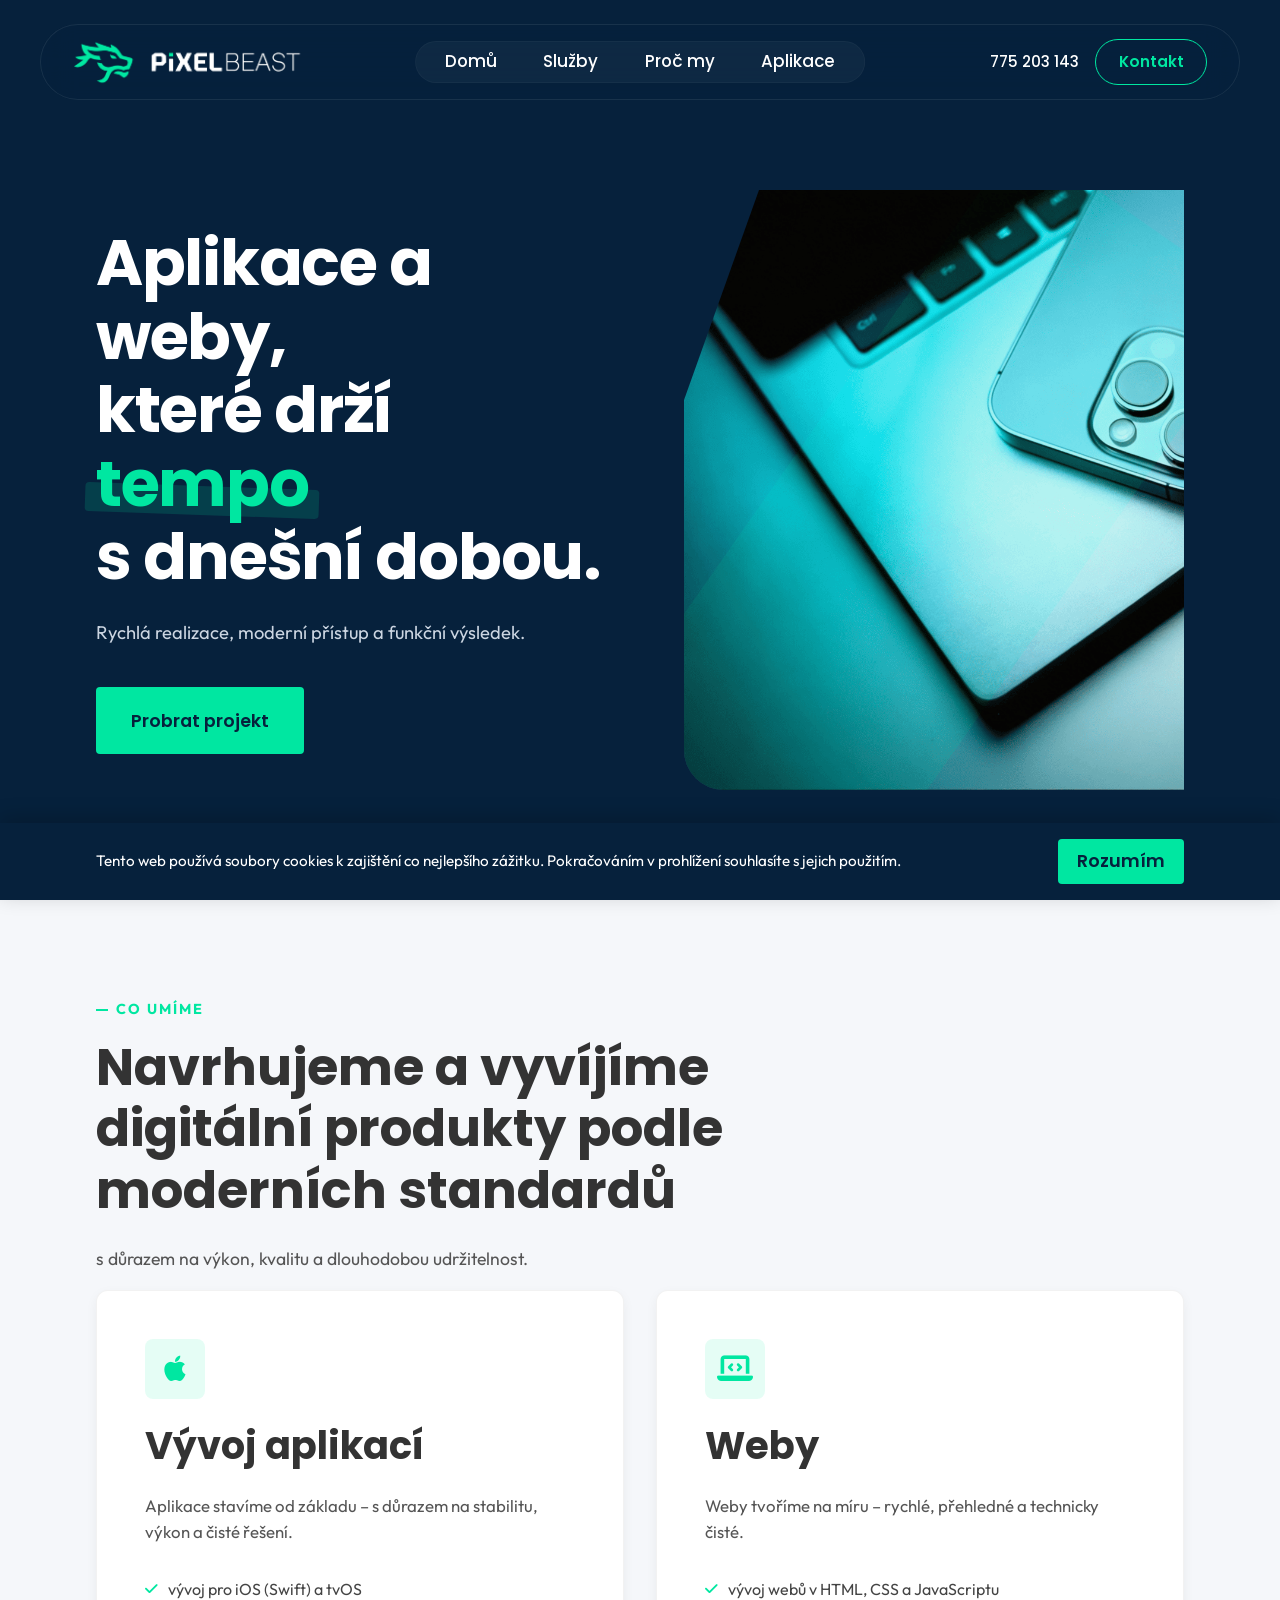
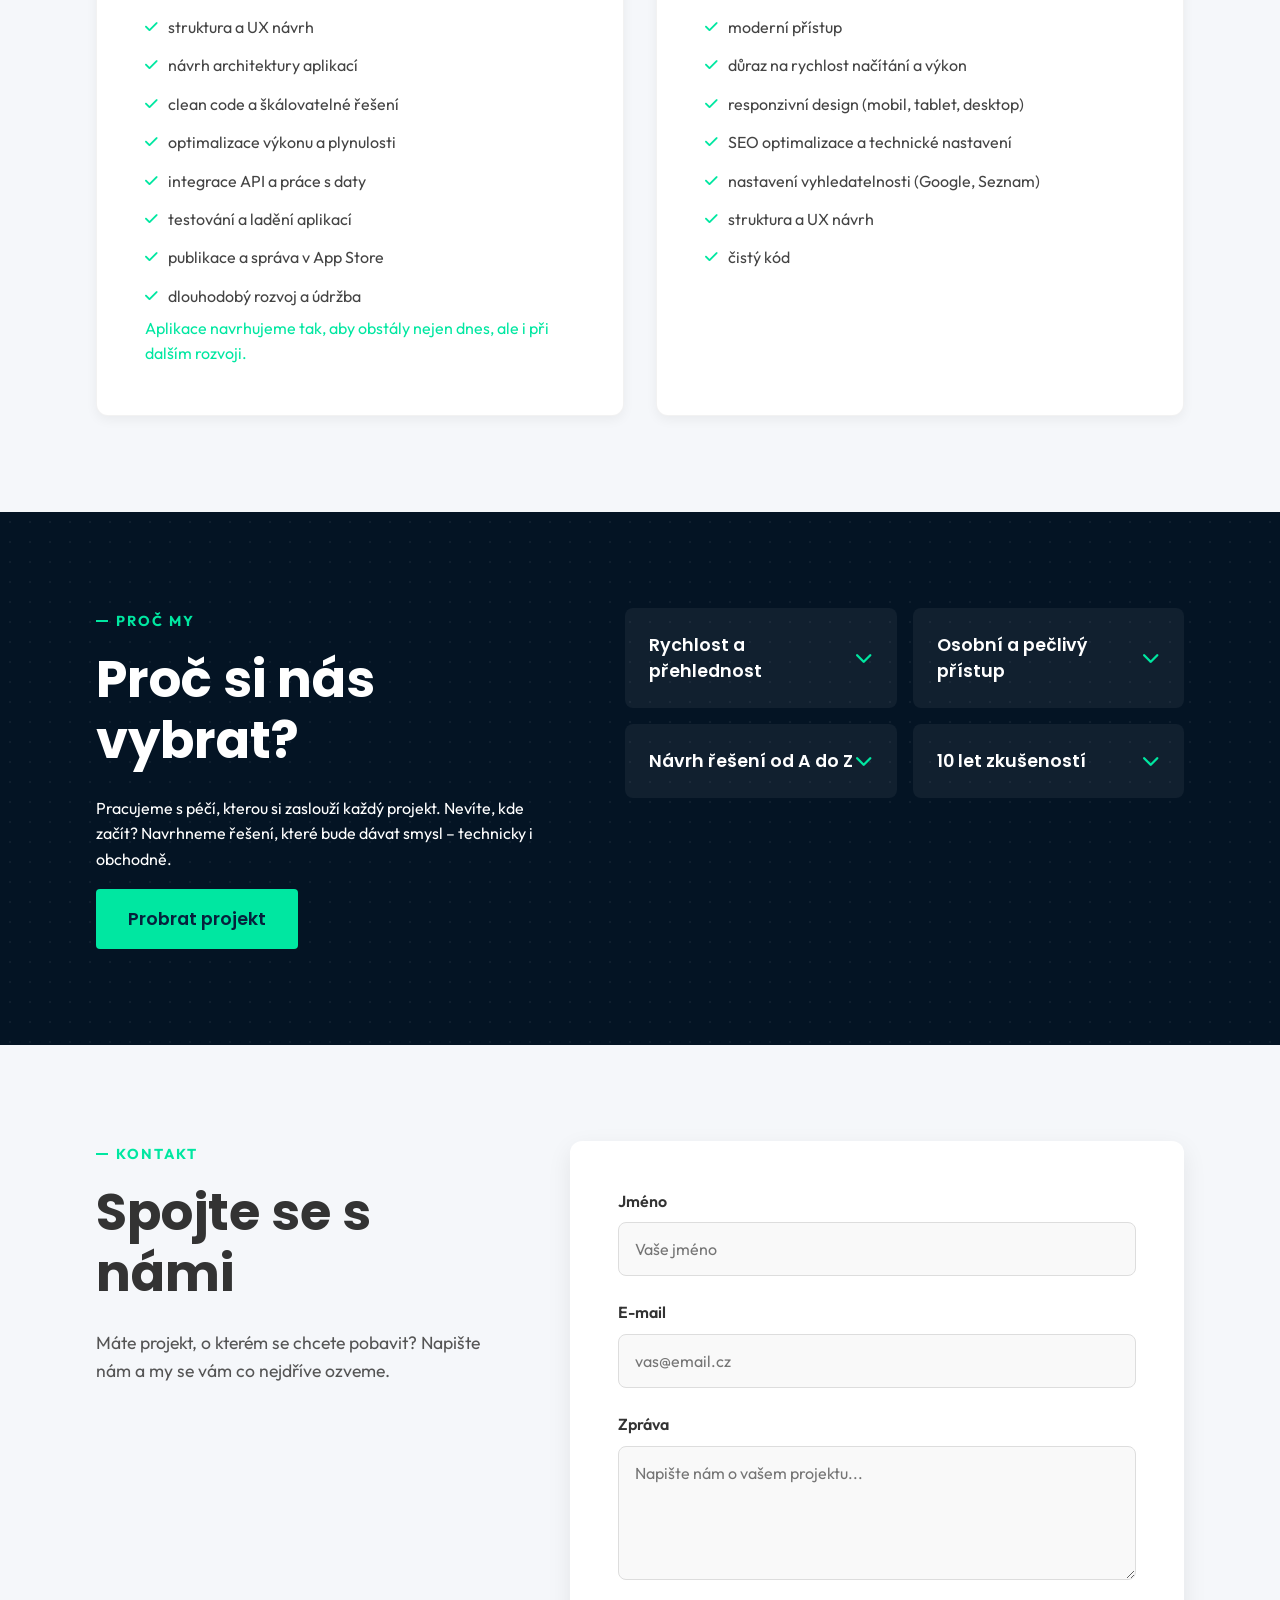
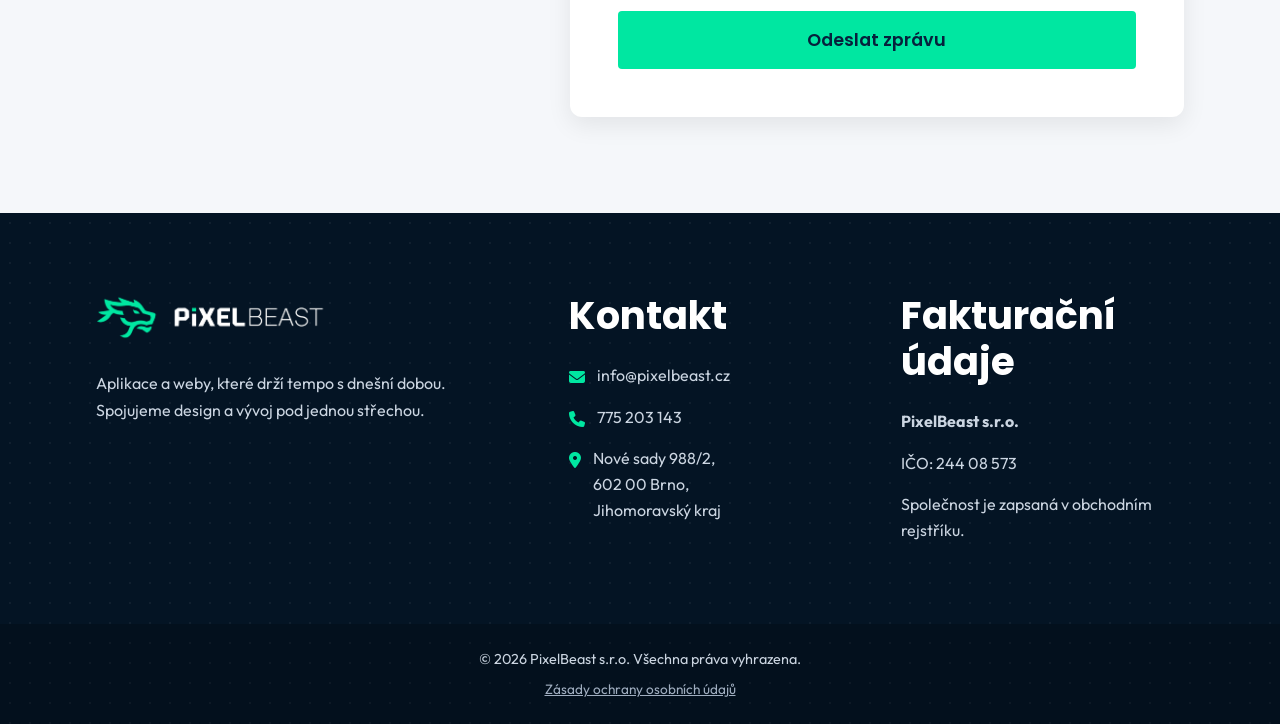
<file: index.html>
<!DOCTYPE html>
<html lang="cs">

<head>
    <meta charset="UTF-8">
    <meta name="viewport" content="width=device-width, initial-scale=1.0">
    <title>PixelBeast - Aplikace a weby, které drží tempo s dnešní dobou</title>
    <meta name="description"
        content="Navrhujeme – a vyvíjíme digitální produkty podle moderních standardů – s důrazem na výkon, kvalitu a dlouhodobou udržitelnost. Spojujeme design a vývoj pod jednou střechou. 10 let zkušeností s vývojem z komerčních projektů.">
    <!-- Google search console -->
    <meta name="google-site-verification" content="i-eRyh1zRcLqKVxN8ZgIPwwpTi_GRXQJw8okWO-F-Ds" />
    <meta name="google-site-verification" content="EdPXHnDRQJxeFBvAipbluB3yhqB8C9O4cvzwfaiLlhQ" />
    <!-- Open Graph meta tags -->
    <meta property="og:title" content="PixelBeast - Design & Vývoj">
    <meta property="og:description"
        content="Aplikace a weby, které drží tempo s dnešní dobou. Spojujeme design a vývoj pod jednou střechou.">
    <meta property="og:image" content="https://pixelbeast.cz/og-image.jpg">
    <meta property="og:url" content="https://pixelbeast.cz">
    <meta property="og:type" content="website">

    <!-- Canonical URL -->
    <link rel="canonical" href="https://pixelbeast.cz/">

    <!-- Favicon (SVG) -->
    <link rel="icon" type="image/svg+xml" href="favicon.svg">

    <!-- Preconnect pro fonty -->
    <link rel="preconnect" href="https://fonts.googleapis.com">
    <link rel="preconnect" href="https://fonts.gstatic.com" crossorigin>
    <link
        href="https://fonts.googleapis.com/css2?family=Outfit:wght@300;400;500;600;700&family=Poppins:wght@100;200;300;400;500;600;700&display=swap"
        rel="stylesheet">

    <!-- CSS a animace -->
    <link rel="stylesheet" href="style.css">

    <!-- Font Awesome pro ikony (free verze) -->
    <link rel="stylesheet" href="https://cdnjs.cloudflare.com/ajax/libs/font-awesome/6.4.0/css/all.min.css">
</head>

<body>

    <!-- Header -->
    <header class="site-header">
        <div class="container header-inner">
            <div class="logo">
                <a href="#home">
                    <img src="logo.png" alt="PixelBeast Logo">
                </a>
            </div>

            <button class="hamburger" aria-label="Toggle menu" aria-expanded="false" aria-controls="main-nav">
                <span class="hamburger-line"></span>
                <span class="hamburger-line"></span>
                <span class="hamburger-line"></span>
            </button>

            <nav id="main-nav" class="main-nav">
                <ul class="nav-links">
                    <li><a href="#home">Domů</a></li>
                    <li><a href="#sluzby">Služby</a></li>
                    <li><a href="#proc-my">Proč my</a></li>
                    <li><a href="apps/index.html">Aplikace</a></li>
                </ul>
                <div class="header-contact">
                    <i class="fa-solid fa-phone"></i>
                    <a href="tel:+420775203143" class="nowrap">775 203 143</a>
                    <a href="#kontakt" class="btn btn-outline nav-btn">Kontakt</a>
                </div>
            </nav>
        </div>
    </header>

    <main>
        <!-- Hero Sekce -->
        <section id="home" class="hero">
            <div class="container hero-inner">
                <div class="hero-content">
                    <h1 class="hero-title">
                        Aplikace a weby, <br>
                        které drží <span class="highlight-wrap"><span class="highlight-text">tempo</span><span
                                class="highlight-brush"></span></span> <br>
                        s dnešní dobou.
                    </h1>
                    <p class="hero-desc">
                        Rychlá realizace, moderní přístup a funkční výsledek.
                    </p>
                    <div class="hero-actions">
                        <a href="#kontakt" class="btn btn-hero">Probrat projekt</a>
                    </div>
                </div>
                <div class="hero-visual">
                    <!-- Tvar ořezu se simulovaným filtrem -->
                    <div class="hero-image-mask">
                        <img src="titulní foto2.png" alt="Technologie a aplikace" loading="eager">
                        <div class="hero-overlay-shape"></div>
                    </div>
                </div>
            </div>
        </section>

        <!-- Sekce Služby -->
        <section id="sluzby" class="section bg-light">
            <div class="container text-center">
                <span class="section-subtitle text-primary">CO UMÍME</span>
                <h2 class="section-title text-max mx-auto">Navrhujeme a vyvíjíme digitální produkty podle moderních
                    standardů</h2>
                <p class="section-desc text-max mx-auto mb-5">s důrazem na výkon, kvalitu a dlouhodobou udržitelnost.
                </p>

                <div class="services-grid">
                    <!-- Karta Vývoj Aplikací -->
                    <div class="service-card">
                        <div class="service-icon">
                            <i class="fa-brands fa-apple"></i>
                        </div>
                        <h3>Vývoj aplikací</h3>
                        <p class="service-intro">Aplikace stavíme od základu – s důrazem na stabilitu, výkon a čisté
                            řešení.</p>
                        <ul class="service-list text-left">
                            <li><i class="fa-solid fa-check text-primary"></i> vývoj pro iOS (Swift) a tvOS</li>
                            <li><i class="fa-solid fa-check text-primary"></i> struktura a UX návrh</li>
                            <li><i class="fa-solid fa-check text-primary"></i> návrh architektury aplikací</li>
                            <li><i class="fa-solid fa-check text-primary"></i> clean code a škálovatelné řešení</li>
                            <li><i class="fa-solid fa-check text-primary"></i> optimalizace výkonu a plynulosti</li>
                            <li><i class="fa-solid fa-check text-primary"></i> integrace API a práce s daty</li>
                            <li><i class="fa-solid fa-check text-primary"></i> testování a ladění aplikací</li>
                            <li><i class="fa-solid fa-check text-primary"></i> publikace a správa v App Store</li>
                            <li><i class="fa-solid fa-check text-primary"></i> dlouhodobý rozvoj a údržba</li>
                        </ul>
                        <div class="service-footer mt-4 text-primary font-weight-bold">Aplikace navrhujeme tak, aby
                            obstály nejen dnes, ale i při dalším rozvoji.</div>
                    </div>

                    <!-- Karta Weby -->
                    <div class="service-card">
                        <div class="service-icon">
                            <i class="fa-solid fa-laptop-code"></i>
                        </div>
                        <h3>Weby</h3>
                        <p class="service-intro">Weby tvoříme na míru – rychlé, přehledné a technicky čisté.</p>
                        <ul class="service-list text-left">
                            <li><i class="fa-solid fa-check text-primary"></i> vývoj webů v HTML, CSS a JavaScriptu</li>
                            <li><i class="fa-solid fa-check text-primary"></i> moderní přístup</li>
                            <li><i class="fa-solid fa-check text-primary"></i> důraz na rychlost načítání a výkon</li>
                            <li><i class="fa-solid fa-check text-primary"></i> responzivní design (mobil, tablet,
                                desktop)</li>
                            <li><i class="fa-solid fa-check text-primary"></i> SEO optimalizace a technické nastavení
                            </li>
                            <li><i class="fa-solid fa-check text-primary"></i> nastavení vyhledatelnosti (Google,
                                Seznam)</li>
                            <li><i class="fa-solid fa-check text-primary"></i> struktura a UX návrh</li>
                            <li><i class="fa-solid fa-check text-primary"></i> čistý kód</li>
                        </ul>
                    </div>
                </div>
            </div>
        </section>

        <!-- Sekce Proč my (Accordion) -->
        <section id="proc-my" class="section pattern-bg">
            <div class="container">
                <div class="why-us-wrap">
                    <div class="why-us-content">
                        <span class="section-subtitle text-primary">PROČ MY</span>
                        <h2 class="section-title">Proč si nás vybrat?</h2>
                        <p>Pracujeme s péčí, kterou si zaslouží každý projekt. Nevíte, kde začít? Navrhneme řešení,
                            které bude dávat smysl – technicky i obchodně.</p>
                        <a href="#kontakt" class="btn mt-4">Probrat projekt</a>
                    </div>
                    <div class="why-us-accordion">
                        <!-- Podmínka v zadání: 'pokud je jich víc než 3, tak je rozděl do dvou sloupců' viz CSS .accordion-grid -->
                        <div class="accordion accordion-grid" id="accordion-container">
                            <div class="accordion-item">
                                <button class="accordion-header" aria-expanded="false">
                                    <span class="accordion-title">Rychlost a přehlednost</span>
                                    <span class="accordion-icon"><i class="fa-solid fa-chevron-down"></i></span>
                                </button>
                                <div class="accordion-content">
                                    <p>Každý web stavíme s důrazem na rychlost, přehlednost a reálné výsledky.</p>
                                </div>
                            </div>
                            <div class="accordion-item">
                                <button class="accordion-header" aria-expanded="false">
                                    <span class="accordion-title">Osobní a pečlivý přístup</span>
                                    <span class="accordion-icon"><i class="fa-solid fa-chevron-down"></i></span>
                                </button>
                                <div class="accordion-content">
                                    <p>Pracujeme s péčí, kterou si zaslouží každý projekt. Přímá komunikace bez
                                        zbytečných mezičlánků.</p>
                                </div>
                            </div>
                            <div class="accordion-item">
                                <button class="accordion-header" aria-expanded="false">
                                    <span class="accordion-title">Návrh řešení od A do Z</span>
                                    <span class="accordion-icon"><i class="fa-solid fa-chevron-down"></i></span>
                                </button>
                                <div class="accordion-content">
                                    <p>Nevíte, kde začít? Navrhneme řešení, které bude dávat smysl – technicky i
                                        obchodně.</p>
                                </div>
                            </div>
                            <div class="accordion-item">
                                <button class="accordion-header" aria-expanded="false">
                                    <span class="accordion-title">10 let zkušeností</span>
                                    <span class="accordion-icon"><i class="fa-solid fa-chevron-down"></i></span>
                                </button>
                                <div class="accordion-content">
                                    <p>Máme deset let zkušeností s vývojem z komerčních projektů. Důraz na kvalitu, ne
                                        kvantitu.</p>
                                </div>
                            </div>
                        </div>
                    </div>
                </div>
            </div>
        </section>

        <!-- Kontakt Sekce (Formspree Honeypot) -->
        <section id="kontakt" class="section bg-light">
            <div class="container contact-wrap">
                <div class="contact-info">
                    <span class="section-subtitle text-primary">KONTAKT</span>
                    <h2 class="section-title">Spojte se s námi</h2>
                    <p>Máte projekt, o kterém se chcete pobavit? Napište nám a my se vám co nejdříve ozveme.</p>
                </div>
                <div class="contact-form-wrap">
                    <form id="contactForm" action="https://formspree.io/f/mwvwezrw" method="POST" class="contact-form">
                        <!-- Honeypot -->
                        <label style="display:none">Nepolapitelné políčko (honeypot): <input type="text"
                                name="_gotcha"></label>

                        <div class="form-group">
                            <label for="name">Jméno</label>
                            <input type="text" id="name" name="name" required placeholder="Vaše jméno">
                        </div>
                        <div class="form-group">
                            <label for="email">E-mail</label>
                            <input type="email" id="email" name="email" required placeholder="vas@email.cz">
                        </div>
                        <div class="form-group">
                            <label for="message">Zpráva</label>
                            <textarea id="message" name="message" rows="5" required
                                placeholder="Napište nám o vašem projektu..."></textarea>
                        </div>
                        <button type="submit" class="btn btn-submit">Odeslat zprávu</button>
                        <p id="form-status"
                            style="margin-top: 1rem; font-weight: 500; display: none; text-align: center; border-radius: 4px; padding: 0.5rem;">
                        </p>
                    </form>
                </div>
            </div>
        </section>
    </main>

    <!-- Footer -->
    <footer class="site-footer pattern-bg">
        <div class="container footer-inner">
            <div class="footer-brand">
                <div class="logo">
                    <img src="logo.png" alt="PixelBeast Logo">
                </div>
                <p style="margin-top: 1.8rem; line-height: 1.7;">Aplikace a weby, které drží tempo s dnešní dobou.
                    <br>Spojujeme design a vývoj pod jednou střechou.
                </p>
            </div>
            <div class="footer-contact">
                <h3>Kontakt</h3>
                <ul class="contact-list">
                    <li><i class="fa-solid fa-envelope text-primary"></i> <a
                            href="mailto:info@pixelbeast.cz">info@pixelbeast.cz</a></li>
                    <li><i class="fa-solid fa-phone text-primary"></i> <a href="tel:+420775203143" class="nowrap">775
                            203 143</a></li>
                    <li><i class="fa-solid fa-location-dot text-primary"></i> Nové sady 988/2,<br>602 00
                        Brno,<br>Jihomoravský kraj</li>
                </ul>
            </div>
            <div class="footer-company">
                <h3>Fakturační údaje</h3>
                <ul class="contact-list">
                    <li><strong>PixelBeast s.r.o.</strong></li>
                    <li>IČO: 244 08 573</li>
                    <li>Společnost je zapsaná v obchodním rejstříku.</li>
                </ul>
            </div>
        </div>
        <div class="footer-bottom">
            <div class="container text-center"
                style="display: flex; flex-direction: column; align-items: center; gap: 0.5rem;">
                <p>&copy; 2026 PixelBeast s.r.o. Všechna práva vyhrazena.</p>
                <a href="zasady-ochrany-osobnich-udaju.html"
                    style="font-size: 0.85rem; text-decoration: underline; color: #a0aec0; transition: color 0.2s;">Zásady
                    ochrany osobních údajů</a>
            </div>
        </div>
    </footer>

    <!-- Cookie Lišta -->
    <div id="cookie-banner" class="cookie-banner">
        <div class="cookie-content">
            <p>Tento web používá soubory cookies k zajištění co nejlepšího zážitku. Pokračováním v prohlížení souhlasíte
                s jejich použitím.</p>
            <button id="accept-cookies" class="btn btn-cookies">Rozumím</button>
        </div>
    </div>

    <script src="script.js"></script>
</body>

</html>
</file>
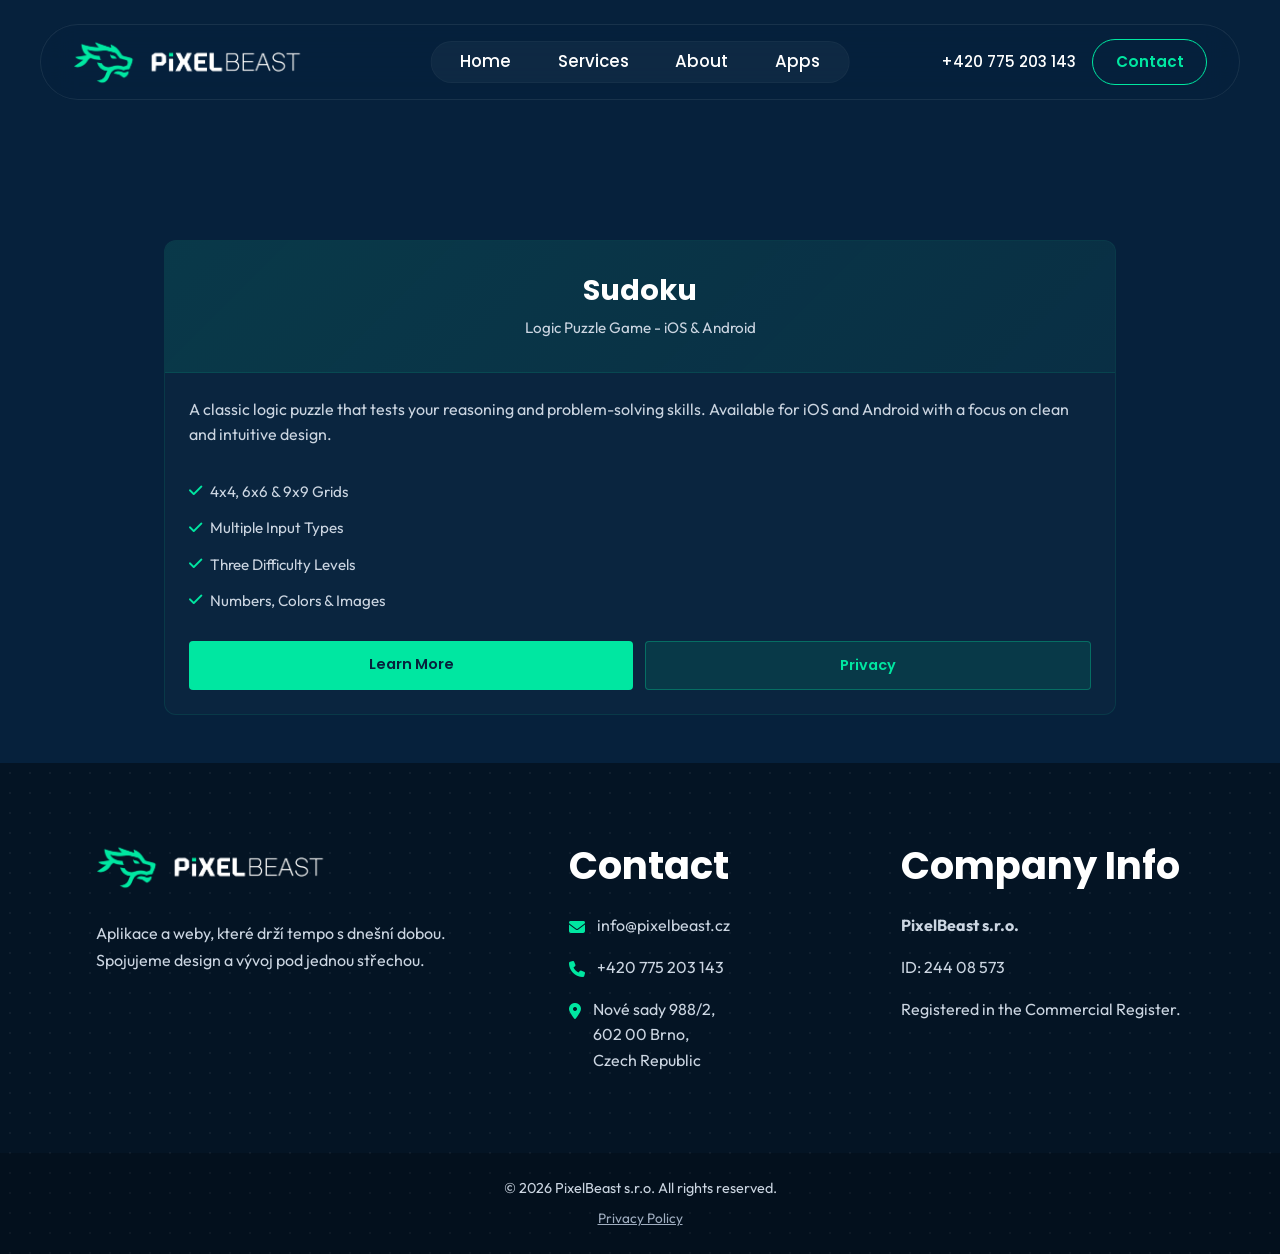
<file: apps/index.html>
<!DOCTYPE html>
<html lang="cs">

<head>
    <meta charset="UTF-8">
    <meta name="viewport" content="width=device-width, initial-scale=1.0">
    <title>Apps - PixelBeast</title>
    <meta name="description"
        content="Explore apps developed by PixelBeast. Quality software for iOS, iPadOS and web.">
    <meta property="og:title" content="Apps - PixelBeast">
    <meta property="og:description"
        content="Explore apps developed by PixelBeast.">
    <meta property="og:url" content="https://pixelbeast.cz/apps/">
    <meta property="og:type" content="website">

    <link rel="canonical" href="https://pixelbeast.cz/apps/">
    <link rel="icon" type="image/svg+xml" href="../favicon.svg">

    <link rel="preconnect" href="https://fonts.googleapis.com">
    <link rel="preconnect" href="https://fonts.gstatic.com" crossorigin>
    <link
        href="https://fonts.googleapis.com/css2?family=Outfit:wght@300;400;500;600;700&family=Poppins:wght@100;200;300;400;500;600;700&display=swap"
        rel="stylesheet">

    <link rel="stylesheet" href="../style.css">
    <link rel="stylesheet" href="https://cdnjs.cloudflare.com/ajax/libs/font-awesome/6.4.0/css/all.min.css">

    <style>
        .apps-hero {
            min-height: 60vh;
            padding: 6rem 1.5rem;
            display: flex;
            align-items: center;
            justify-content: center;
            text-align: center;
            position: relative;
            margin-top: 100px;
        }

        .apps-hero h1 {
            font-size: clamp(2rem, 5vw, 3.5rem);
            margin-bottom: 1rem;
            color: var(--text-light);
        }

        .apps-hero p {
            font-size: 1.15rem;
            color: #cbd5e1;
        }

        .apps-content {
            max-width: 1000px;
            margin: 0 auto;
            padding: 8rem 1.5rem 3rem 1.5rem;
            margin-top: 80px;
        }

        .apps-grid {
            display: grid;
            grid-template-columns: repeat(auto-fit, minmax(300px, 1fr));
            gap: 2rem;
            margin-top: 2rem;
        }

        .app-card {
            background: rgba(255, 255, 255, 0.02);
            border: 1px solid rgba(0, 231, 161, 0.1);
            border-radius: 12px;
            overflow: hidden;
            transition: all var(--transition-base);
            display: flex;
            flex-direction: column;
        }

        .app-card:hover {
            transform: translateY(-8px);
            background: rgba(255, 255, 255, 0.04);
            border-color: rgba(0, 231, 161, 0.3);
            box-shadow: 0 12px 40px rgba(0, 231, 161, 0.1);
        }

        .app-card-header {
            background: linear-gradient(135deg, rgba(0, 231, 161, 0.1) 0%, rgba(0, 231, 161, 0.05) 100%);
            border-bottom: 1px solid rgba(0, 231, 161, 0.1);
            padding: 2rem 1.5rem;
            text-align: center;
        }

        .app-card-header h2 {
            margin: 0;
            font-size: 1.8rem;
            margin-bottom: 0.5rem;
            color: var(--text-light);
        }

        .app-card-header p {
            margin: 0;
            font-size: 0.95rem;
            color: #cbd5e1;
        }

        .app-card-body {
            padding: 1.5rem;
            flex: 1;
            display: flex;
            flex-direction: column;
        }

        .app-card-body p {
            margin-bottom: 1rem;
            color: #cbd5e1;
            line-height: 1.6;
        }

        .app-features {
            margin: 1rem 0;
            flex: 1;
        }

        .app-feature {
            display: flex;
            align-items: flex-start;
            margin-bottom: 0.75rem;
            font-size: 0.95rem;
            color: #cbd5e1;
        }

        .app-feature i {
            color: var(--primary);
            margin-right: 0.5rem;
            margin-top: 0.2rem;
            flex-shrink: 0;
        }

        .app-footer {
            display: flex;
            gap: 0.75rem;
            margin-top: auto;
        }

        .app-link {
            flex: 1;
            padding: 0.75rem 1rem;
            background: var(--primary);
            color: var(--bg-dark);
            text-decoration: none;
            border-radius: 4px;
            text-align: center;
            font-weight: 600;
            font-size: 0.9rem;
            font-family: var(--font-heading);
            transition: all var(--transition-base);
            position: relative;
            z-index: 1;
            overflow: hidden;
        }

        .app-link::before {
            content: '';
            position: absolute;
            top: 0;
            left: 0;
            width: 0;
            height: 100%;
            background-color: rgba(255, 255, 255, 0.2);
            transition: width var(--transition-base);
            z-index: -1;
        }

        .app-link:hover {
            transform: translateY(-2px);
            box-shadow: var(--shadow-dark);
            color: var(--bg-dark);
        }

        .app-link:hover::before {
            width: 100%;
        }

        .app-link.secondary {
            background: rgba(0, 231, 161, 0.1);
            border: 1px solid rgba(0, 231, 161, 0.3);
            color: var(--primary);
        }

        .app-link.secondary:hover {
            background: rgba(0, 231, 161, 0.2);
            color: var(--text-light);
        }

        @media (max-width: 992px) {
            .apps-hero {
                min-height: auto;
                padding: 4rem 1.5rem;
                margin-top: 120px;
            }
        }
    </style>
</head>

<body>

    <header class="site-header">
        <div class="container header-inner">
            <div class="logo">
                <a href="../index.html">
                    <img src="../logo.png" alt="PixelBeast Logo">
                </a>
            </div>
            <button class="hamburger" aria-label="Toggle menu" aria-expanded="false" aria-controls="main-nav">
                <span class="hamburger-line"></span>
                <span class="hamburger-line"></span>
                <span class="hamburger-line"></span>
            </button>
            <nav id="main-nav" class="main-nav">
                <ul class="nav-links">
                    <li><a href="../index.html">Home</a></li>
                    <li><a href="../index.html#sluzby">Services</a></li>
                    <li><a href="../index.html#proc-my">About</a></li>
                    <li><a href="index.html">Apps</a></li>
                </ul>
                <div class="header-contact">
                    <i class="fa-solid fa-phone"></i>
                    <a href="tel:+420775203143" class="nowrap">+420 775 203 143</a>
                    <a href="../index.html#kontakt" class="btn btn-outline nav-btn">Contact</a>
                </div>
            </nav>
        </div>
    </header>

    <main>
        <section class="apps-content">
            <div class="apps-grid">
                <div class="app-card">
                    <div class="app-card-header">
                        <h2>Sudoku</h2>
                        <p>Logic Puzzle Game - iOS & Android</p>
                    </div>
                    <div class="app-card-body">
                        <p>A classic logic puzzle that tests your reasoning and problem-solving skills. Available for iOS and Android with a focus on clean and intuitive design.</p>
                        <div class="app-features">
                            <div class="app-feature">
                                <i class="fa-solid fa-check"></i>
                                <span>4x4, 6x6 & 9x9 Grids</span>
                            </div>
                            <div class="app-feature">
                                <i class="fa-solid fa-check"></i>
                                <span>Multiple Input Types</span>
                            </div>
                            <div class="app-feature">
                                <i class="fa-solid fa-check"></i>
                                <span>Three Difficulty Levels</span>
                            </div>
                            <div class="app-feature">
                                <i class="fa-solid fa-check"></i>
                                <span>Numbers, Colors & Images</span>
                            </div>
                        </div>
                        <div class="app-footer">
                            <a href="sudoku/index.html" class="app-link">Learn More</a>
                            <a href="sudoku/privacy-policy.html" class="app-link secondary">Privacy</a>
                        </div>
                    </div>
                </div>
            </div>
        </section>
    </main>

    <footer class="site-footer pattern-bg">
        <div class="container footer-inner">
            <div class="footer-brand">
                <div class="logo">
                    <img src="../logo.png" alt="PixelBeast Logo">
                </div>
                <p style="margin-top: 1.8rem; line-height: 1.7;">Aplikace a weby, které drží tempo s dnešní dobou.
                    <br>Spojujeme design a vývoj pod jednou střechou.
                </p>
            </div>
            <div class="footer-contact">
                <h3>Contact</h3>
                <ul class="contact-list">
                    <li><i class="fa-solid fa-envelope text-primary"></i> <a
                            href="mailto:info@pixelbeast.cz">info@pixelbeast.cz</a></li>
                    <li><i class="fa-solid fa-phone text-primary"></i> <a href="tel:+420775203143" class="nowrap">+420 775 203 143</a></li>
                    <li><i class="fa-solid fa-location-dot text-primary"></i> Nové sady 988/2,<br>602 00
                        Brno,<br>Czech Republic</li>
                </ul>
            </div>
            <div class="footer-company">
                <h3>Company Info</h3>
                <ul class="contact-list">
                    <li><strong>PixelBeast s.r.o.</strong></li>
                    <li>ID: 244 08 573</li>
                    <li>Registered in the Commercial Register.</li>
                </ul>
            </div>
        </div>
        <div class="footer-bottom">
            <div class="container text-center"
                style="display: flex; flex-direction: column; align-items: center; gap: 0.5rem;">
                <p>&copy; 2026 PixelBeast s.r.o. All rights reserved.</p>
                <a href="../zasady-ochrany-osobnich-udaju.html"
                    style="font-size: 0.85rem; text-decoration: underline; color: #a0aec0; transition: color 0.2s;">Privacy
                    Policy</a>
            </div>
        </div>
    </footer>

    <script src="../script.js"></script>

</body>

</html>
</file>
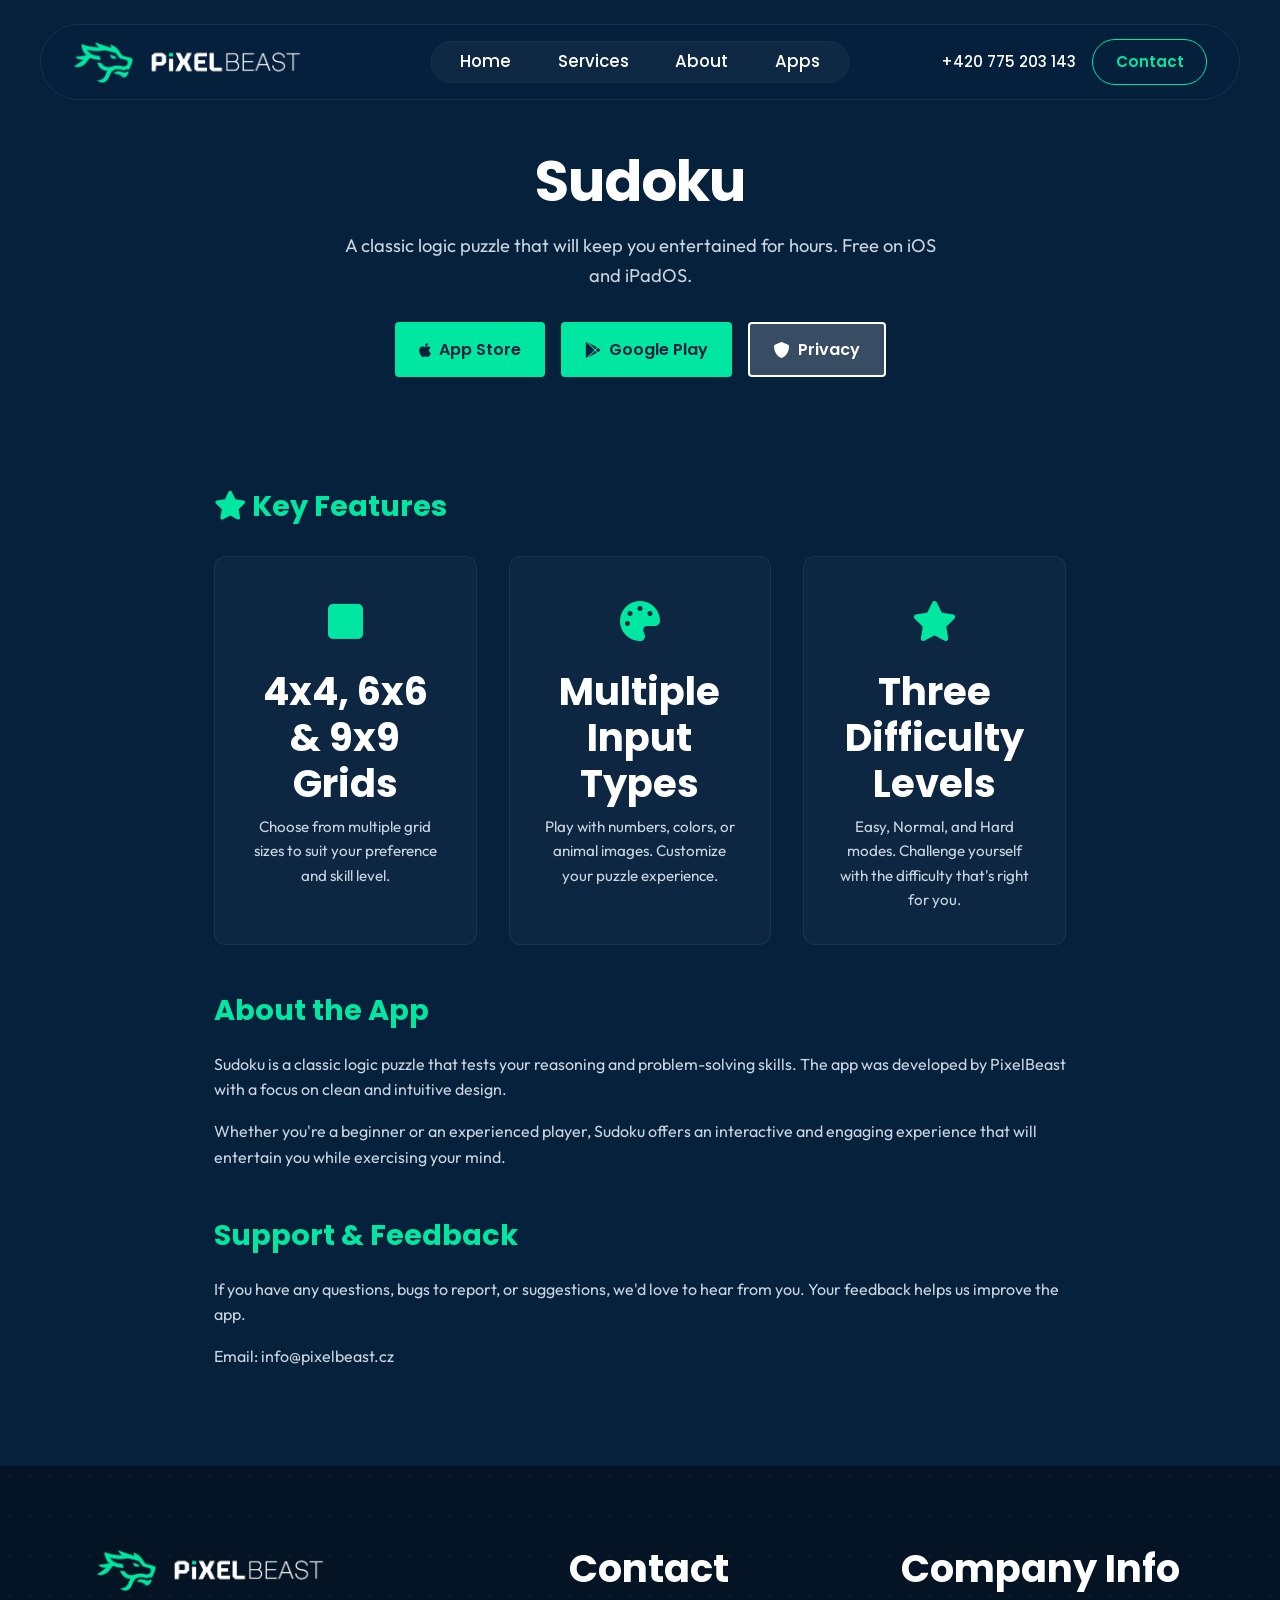
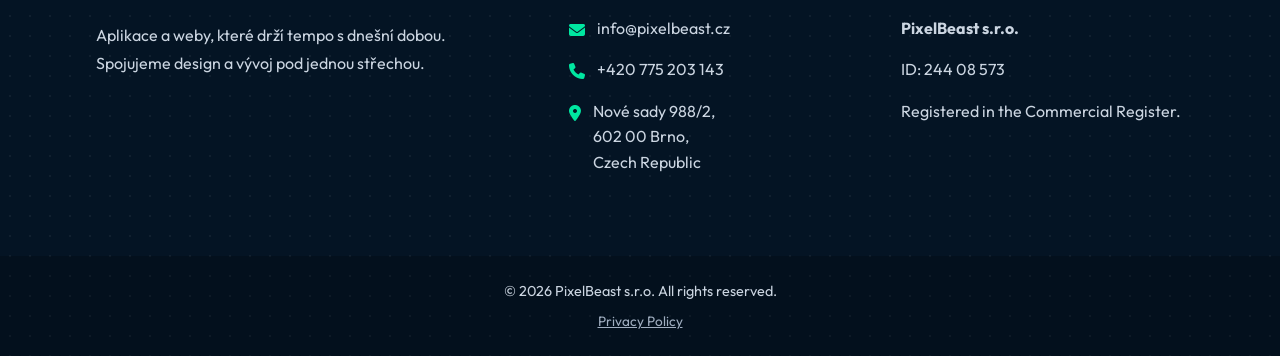
<file: apps/sudoku/index.html>
<!DOCTYPE html>
<html lang="cs">

<head>
    <meta charset="UTF-8">
    <meta name="viewport" content="width=device-width, initial-scale=1.0">
    <title>Sudoku - Classic Logic Puzzle Game</title>
    <meta name="description"
        content="Sudoku - A captivating puzzle game for all ages. Play free on iOS and iPadOS. Developed by PixelBeast.">
    <meta property="og:title" content="Sudoku - Classic Logic Puzzle Game">
    <meta property="og:description"
        content="Sudoku - A captivating puzzle game for all ages. Play free on iOS and iPadOS.">
    <meta property="og:image" content="https://pixelbeast.cz/apps/sudoku/og-image.jpg">
    <meta property="og:url" content="https://pixelbeast.cz/apps/sudoku/">
    <meta property="og:type" content="website">

    <link rel="canonical" href="https://pixelbeast.cz/apps/sudoku/">
    <link rel="icon" type="image/svg+xml" href="../../favicon.svg">

    <link rel="preconnect" href="https://fonts.googleapis.com">
    <link rel="preconnect" href="https://fonts.gstatic.com" crossorigin>
    <link
        href="https://fonts.googleapis.com/css2?family=Outfit:wght@300;400;500;600;700&family=Poppins:wght@100;200;300;400;500;600;700&display=swap"
        rel="stylesheet">

    <link rel="stylesheet" href="../../style.css">
    <link rel="stylesheet" href="https://cdnjs.cloudflare.com/ajax/libs/font-awesome/6.4.0/css/all.min.css">

    <style>
        .app-hero {
            min-height: 35vh;
            padding: 3rem 1.5rem;
            display: flex;
            align-items: center;
            justify-content: center;
            text-align: center;
            position: relative;
            margin-top: 100px;
        }

        .app-hero h1 {
            font-size: clamp(2rem, 5vw, 3.5rem);
            margin-bottom: 1rem;
            color: var(--text-light);
        }

        .app-hero p {
            font-size: 1.15rem;
            margin-bottom: 2rem;
            max-width: 600px;
            margin-left: auto;
            margin-right: auto;
            color: #cbd5e1;
        }

        .app-actions {
            display: flex;
            gap: 1rem;
            justify-content: center;
            flex-wrap: wrap;
            margin-bottom: 1rem;
        }

        .app-btn {
            display: inline-flex;
            align-items: center;
            gap: 0.5rem;
            padding: 0.8rem 1.5rem;
            background: var(--primary);
            color: var(--bg-dark);
            border-radius: 4px;
            text-decoration: none;
            font-weight: 600;
            font-family: var(--font-heading);
            transition: all var(--transition-base);
            position: relative;
            z-index: 1;
        }

        .app-btn::before {
            content: '';
            position: absolute;
            top: 0;
            left: 0;
            width: 0;
            height: 100%;
            background-color: rgba(255, 255, 255, 0.2);
            transition: width var(--transition-base);
            z-index: -1;
            border-radius: 4px;
        }

        .app-btn:hover {
            transform: translateY(-2px);
            box-shadow: var(--shadow-dark);
            color: var(--bg-dark);
        }

        .app-btn:hover::before {
            width: 100%;
        }

        .app-content {
            max-width: 900px;
            margin: 0 auto;
            padding: 3rem 1.5rem;
        }

        .app-section {
            margin-bottom: 3rem;
        }

        .app-section h2 {
            font-size: 1.8rem;
            color: var(--primary);
            margin-bottom: 1.5rem;
        }

        .app-section p {
            color: #cbd5e1;
        }

        .features-grid {
            display: grid;
            grid-template-columns: repeat(auto-fit, minmax(250px, 1fr));
            gap: 2rem;
            margin-top: 2rem;
        }

        .feature-card {
            background: rgba(255, 255, 255, 0.03);
            border: 1px solid rgba(0, 231, 161, 0.1);
            padding: 2rem;
            border-radius: 12px;
            text-align: center;
            transition: all var(--transition-base);
        }

        .feature-card:hover {
            transform: translateY(-5px);
            background: rgba(255, 255, 255, 0.05);
            border-color: rgba(0, 231, 161, 0.3);
            box-shadow: 0 10px 30px rgba(0, 231, 161, 0.1);
        }

        .feature-icon {
            font-size: 2.5rem;
            color: var(--primary);
            margin-bottom: 1rem;
        }

        .feature-card h3 {
            margin-bottom: 0.5rem;
            color: var(--text-light);
        }

        .feature-card p {
            margin: 0;
            font-size: 0.95rem;
        }

        .footer-links {
            text-align: center;
            margin-top: 2rem;
            padding-top: 2rem;
            border-top: 1px solid rgba(255, 255, 255, 0.1);
        }

        .footer-links a {
            display: inline-block;
            margin: 0.5rem 1rem;
            color: var(--primary);
            text-decoration: none;
            font-weight: 500;
            transition: color var(--transition-base);
        }

        .footer-links a:hover {
            color: var(--text-light);
        }

        @media (max-width: 992px) {
            .app-hero {
                min-height: auto;
                padding: 4rem 1.5rem;
                margin-top: 120px;
            }
        }
    </style>
</head>

<body>

    <header class="site-header">
        <div class="container header-inner">
            <div class="logo">
                <a href="../../index.html">
                    <img src="../../logo.png" alt="PixelBeast Logo">
                </a>
            </div>
            <button class="hamburger" aria-label="Toggle menu" aria-expanded="false" aria-controls="main-nav">
                <span class="hamburger-line"></span>
                <span class="hamburger-line"></span>
                <span class="hamburger-line"></span>
            </button>
            <nav id="main-nav" class="main-nav">
                <ul class="nav-links">
                    <li><a href="../../index.html">Home</a></li>
                    <li><a href="../../index.html#sluzby">Services</a></li>
                    <li><a href="../../index.html#proc-my">About</a></li>
                    <li><a href="../index.html">Apps</a></li>
                </ul>
                <div class="header-contact">
                    <i class="fa-solid fa-phone"></i>
                    <a href="tel:+420775203143" class="nowrap">+420 775 203 143</a>
                    <a href="../../index.html#kontakt" class="btn btn-outline nav-btn">Contact</a>
                </div>
            </nav>
        </div>
    </header>

    <main>
        <section class="app-hero">
            <div class="container">
                <h1>Sudoku</h1>
                <p>A classic logic puzzle that will keep you entertained for hours. Free on iOS and iPadOS.</p>
                <div class="app-actions">
                    <a href="https://apps.apple.com" class="app-btn" target="_blank" rel="noopener">
                        <i class="fa-brands fa-apple"></i> App Store
                    </a>
                    <a href="https://play.google.com/store" class="app-btn" target="_blank" rel="noopener">
                        <i class="fa-brands fa-google-play"></i> Google Play
                    </a>
                    <a href="privacy-policy.html" class="app-btn" style="background: rgba(255,255,255,0.2); border: 2px solid white; color: white;">
                        <i class="fa-solid fa-shield"></i> Privacy
                    </a>
                </div>
            </div>
        </section>

        <section class="app-content">
            <div class="app-section">
                <h2><i class="fa-solid fa-star"></i> Key Features</h2>
                <div class="features-grid">
                    <div class="feature-card">
                        <div class="feature-icon"><i class="fa-solid fa-square"></i></div>
                        <h3>4x4, 6x6 & 9x9 Grids</h3>
                        <p>Choose from multiple grid sizes to suit your preference and skill level.</p>
                    </div>
                    <div class="feature-card">
                        <div class="feature-icon"><i class="fa-solid fa-palette"></i></div>
                        <h3>Multiple Input Types</h3>
                        <p>Play with numbers, colors, or animal images. Customize your puzzle experience.</p>
                    </div>
                    <div class="feature-card">
                        <div class="feature-icon"><i class="fa-solid fa-star"></i></div>
                        <h3>Three Difficulty Levels</h3>
                        <p>Easy, Normal, and Hard modes. Challenge yourself with the difficulty that's right for you.</p>
                    </div>
                </div>
            </div>

            <div class="app-section">
                <h2>About the App</h2>
                <p>Sudoku is a classic logic puzzle that tests your reasoning and problem-solving skills. The app was developed by PixelBeast with a focus on clean and intuitive design.</p>
                <p>Whether you're a beginner or an experienced player, Sudoku offers an interactive and engaging experience that will entertain you while exercising your mind.</p>
            </div>

            <div class="app-section">
                <h2>Support & Feedback</h2>
                <p>If you have any questions, bugs to report, or suggestions, we'd love to hear from you. Your feedback helps us improve the app.</p>
                <p>Email: <a href="mailto:info@pixelbeast.cz">info@pixelbeast.cz</a></p>
            </div>
        </section>
    </main>

    <footer class="site-footer pattern-bg">
        <div class="container footer-inner">
            <div class="footer-brand">
                <div class="logo">
                    <img src="../../logo.png" alt="PixelBeast Logo">
                </div>
                <p style="margin-top: 1.8rem; line-height: 1.7;">Aplikace a weby, které drží tempo s dnešní dobou.
                    <br>Spojujeme design a vývoj pod jednou střechou.
                </p>
            </div>
            <div class="footer-contact">
                <h3>Contact</h3>
                <ul class="contact-list">
                    <li><i class="fa-solid fa-envelope text-primary"></i> <a
                            href="mailto:info@pixelbeast.cz">info@pixelbeast.cz</a></li>
                    <li><i class="fa-solid fa-phone text-primary"></i> <a href="tel:+420775203143" class="nowrap">+420 775 203 143</a></li>
                    <li><i class="fa-solid fa-location-dot text-primary"></i> Nové sady 988/2,<br>602 00
                        Brno,<br>Czech Republic</li>
                </ul>
            </div>
            <div class="footer-company">
                <h3>Company Info</h3>
                <ul class="contact-list">
                    <li><strong>PixelBeast s.r.o.</strong></li>
                    <li>ID: 244 08 573</li>
                    <li>Registered in the Commercial Register.</li>
                </ul>
            </div>
        </div>
        <div class="footer-bottom">
            <div class="container text-center"
                style="display: flex; flex-direction: column; align-items: center; gap: 0.5rem;">
                <p>&copy; 2026 PixelBeast s.r.o. All rights reserved.</p>
                <a href="../../zasady-ochrany-osobnich-udaju.html"
                    style="font-size: 0.85rem; text-decoration: underline; color: #a0aec0; transition: color 0.2s;">Privacy
                    Policy</a>
            </div>
        </div>
    </footer>

    <script src="../../script.js"></script>

</body>

</html>
</file>
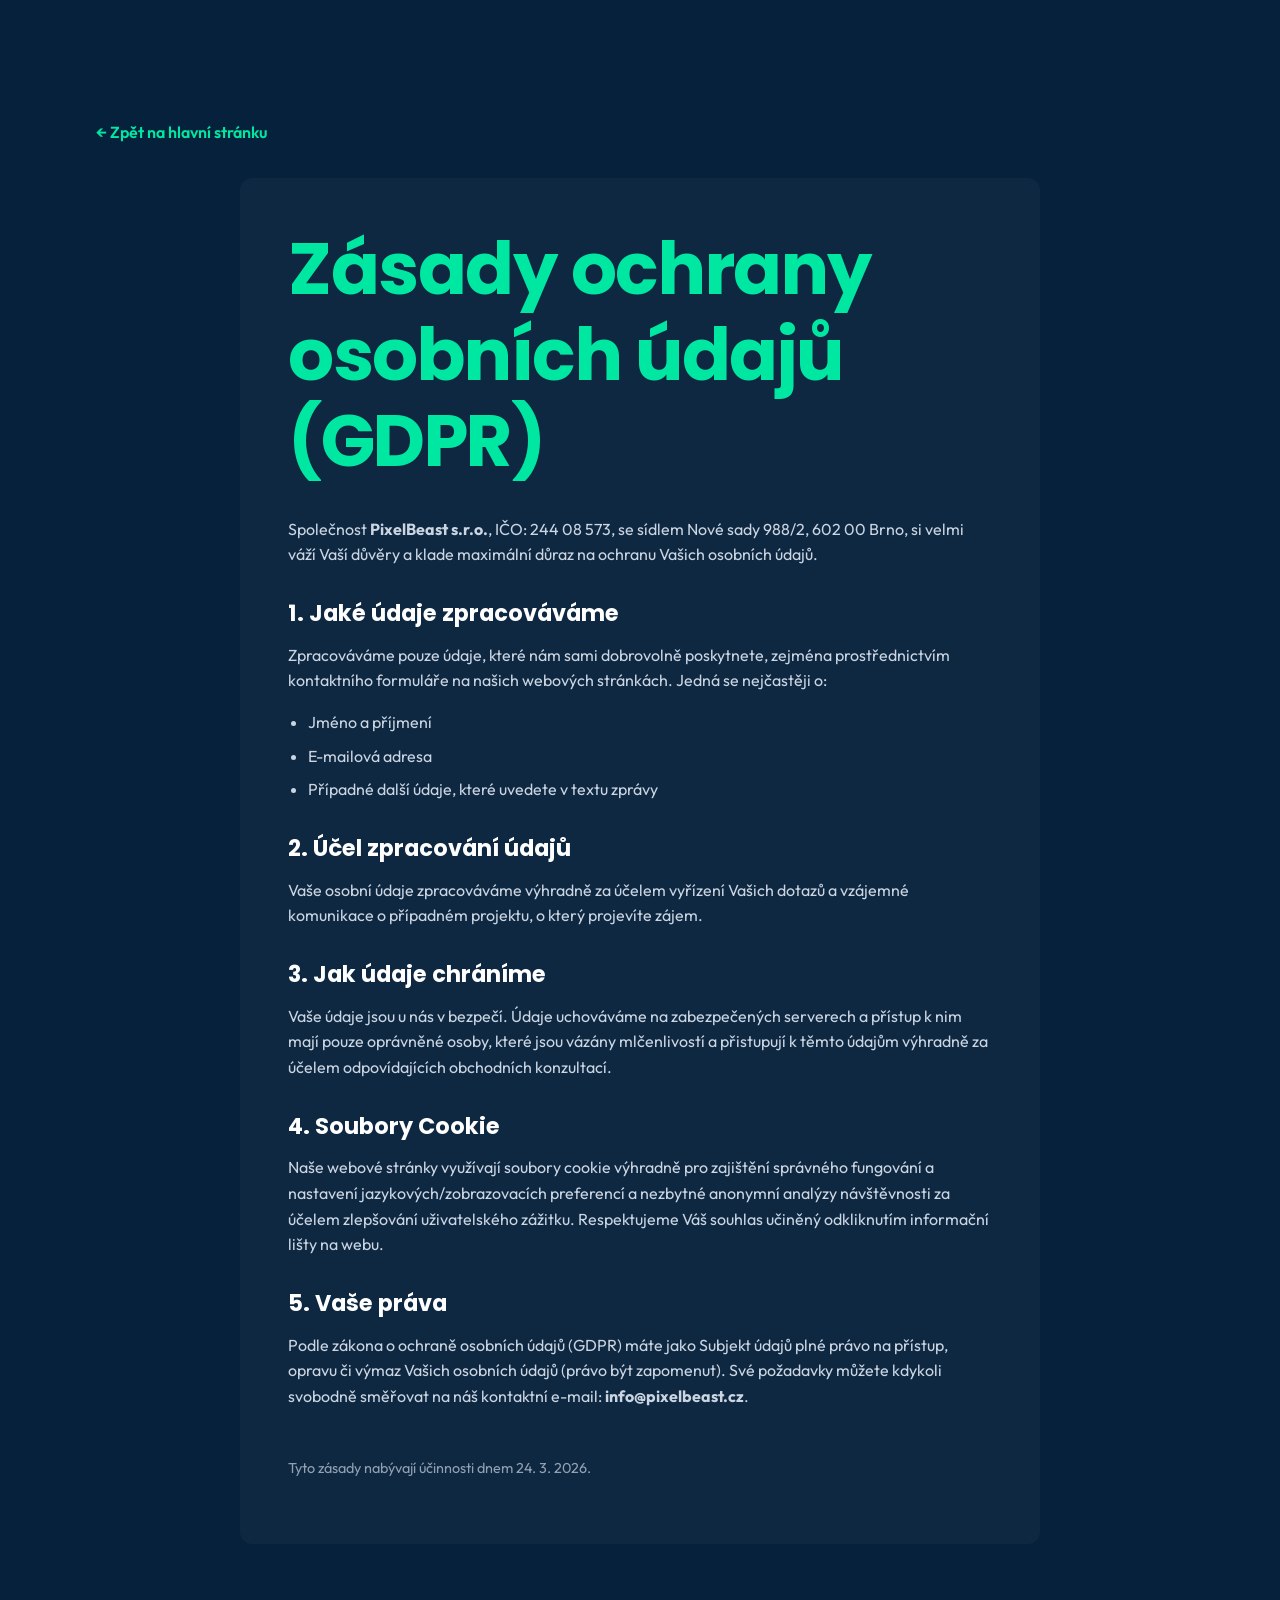
<file: zasady-ochrany-osobnich-udaju.html>
<!DOCTYPE html>
<html lang="cs">
<head>
    <meta charset="UTF-8">
    <meta name="viewport" content="width=device-width, initial-scale=1.0">
    <title>Zásady ochrany osobních údajů - PixelBeast</title>
    
    <link rel="preconnect" href="https://fonts.googleapis.com">
    <link rel="preconnect" href="https://fonts.gstatic.com" crossorigin>
    <link href="https://fonts.googleapis.com/css2?family=Outfit:wght@300;400;500;600;700&family=Poppins:wght@400;500;600;700&display=swap" rel="stylesheet">
    <link rel="stylesheet" href="style.css">
    
    <style>
        .privacy-page { padding: 120px 0 80px; }
        .privacy-content { max-width: 800px; margin: 0 auto; background: rgba(255, 255, 255, 0.03); padding: 3rem; border-radius: 12px; }
        .privacy-content h1 { margin-bottom: 2rem; color: #00e7a1; font-family: 'Poppins', sans-serif; }
        .privacy-content h2 { font-size: 1.4rem; margin-top: 2rem; margin-bottom: 1rem; color: #ffffff; font-family: 'Poppins', sans-serif; }
        .privacy-content p { color: #cbd5e1; margin-bottom: 1rem; line-height: 1.6; }
        .privacy-content ul { color: #cbd5e1; margin-bottom: 1rem; padding-left: 20px; }
        .privacy-content li { margin-bottom: 0.5rem; line-height: 1.6; }
        .back-link { display: inline-flex; align-items: center; gap: 8px; margin-bottom: 2rem; color: #00e7a1; text-decoration: none; font-weight: 600; transition: color 0.3s; }
        .back-link:hover { color: #ffffff; }
    </style>
</head>
<body>
    <main class="privacy-page container">
        <a href="index.html" class="back-link">&larr; Zpět na hlavní stránku</a>
        
        <div class="privacy-content">
            <h1>Zásady ochrany osobních údajů (GDPR)</h1>
            <p>Společnost <strong>PixelBeast s.r.o.</strong>, IČO: 244 08 573, se sídlem Nové sady 988/2, 602 00 Brno, si velmi váží Vaší důvěry a klade maximální důraz na ochranu Vašich osobních údajů.</p>
            
            <h2>1. Jaké údaje zpracováváme</h2>
            <p>Zpracováváme pouze údaje, které nám sami dobrovolně poskytnete, zejména prostřednictvím kontaktního formuláře na našich webových stránkách. Jedná se nejčastěji o:</p>
            <ul>
                <li>Jméno a příjmení</li>
                <li>E-mailová adresa</li>
                <li>Případné další údaje, které uvedete v textu zprávy</li>
            </ul>

            <h2>2. Účel zpracování údajů</h2>
            <p>Vaše osobní údaje zpracováváme výhradně za účelem vyřízení Vašich dotazů a vzájemné komunikace o případném projektu, o který projevíte zájem.</p>

            <h2>3. Jak údaje chráníme</h2>
            <p>Vaše údaje jsou u nás v bezpečí. Údaje uchováváme na zabezpečených serverech a přístup k nim mají pouze oprávněné osoby, které jsou vázány mlčenlivostí a přistupují k těmto údajům výhradně za účelem odpovídajících obchodních konzultací.</p>

            <h2>4. Soubory Cookie</h2>
            <p>Naše webové stránky využívají soubory cookie výhradně pro zajištění správného fungování a nastavení jazykových/zobrazovacích preferencí a nezbytné anonymní analýzy návštěvnosti za účelem zlepšování uživatelského zážitku. Respektujeme Váš souhlas učiněný odkliknutím informační lišty na webu.</p>

            <h2>5. Vaše práva</h2>
            <p>Podle zákona o ochraně osobních údajů (GDPR) máte jako Subjekt údajů plné právo na přístup, opravu či výmaz Vašich osobních údajů (právo být zapomenut). Své požadavky můžete kdykoli svobodně směřovat na náš kontaktní e-mail: <strong>info@pixelbeast.cz</strong>.</p>
            
            <p style="margin-top: 3rem; font-size: 0.9rem; opacity: 0.7;">Tyto zásady nabývají účinnosti dnem 24. 3. 2026.</p>
        </div>
    </main>
</body>
</html>
</file>
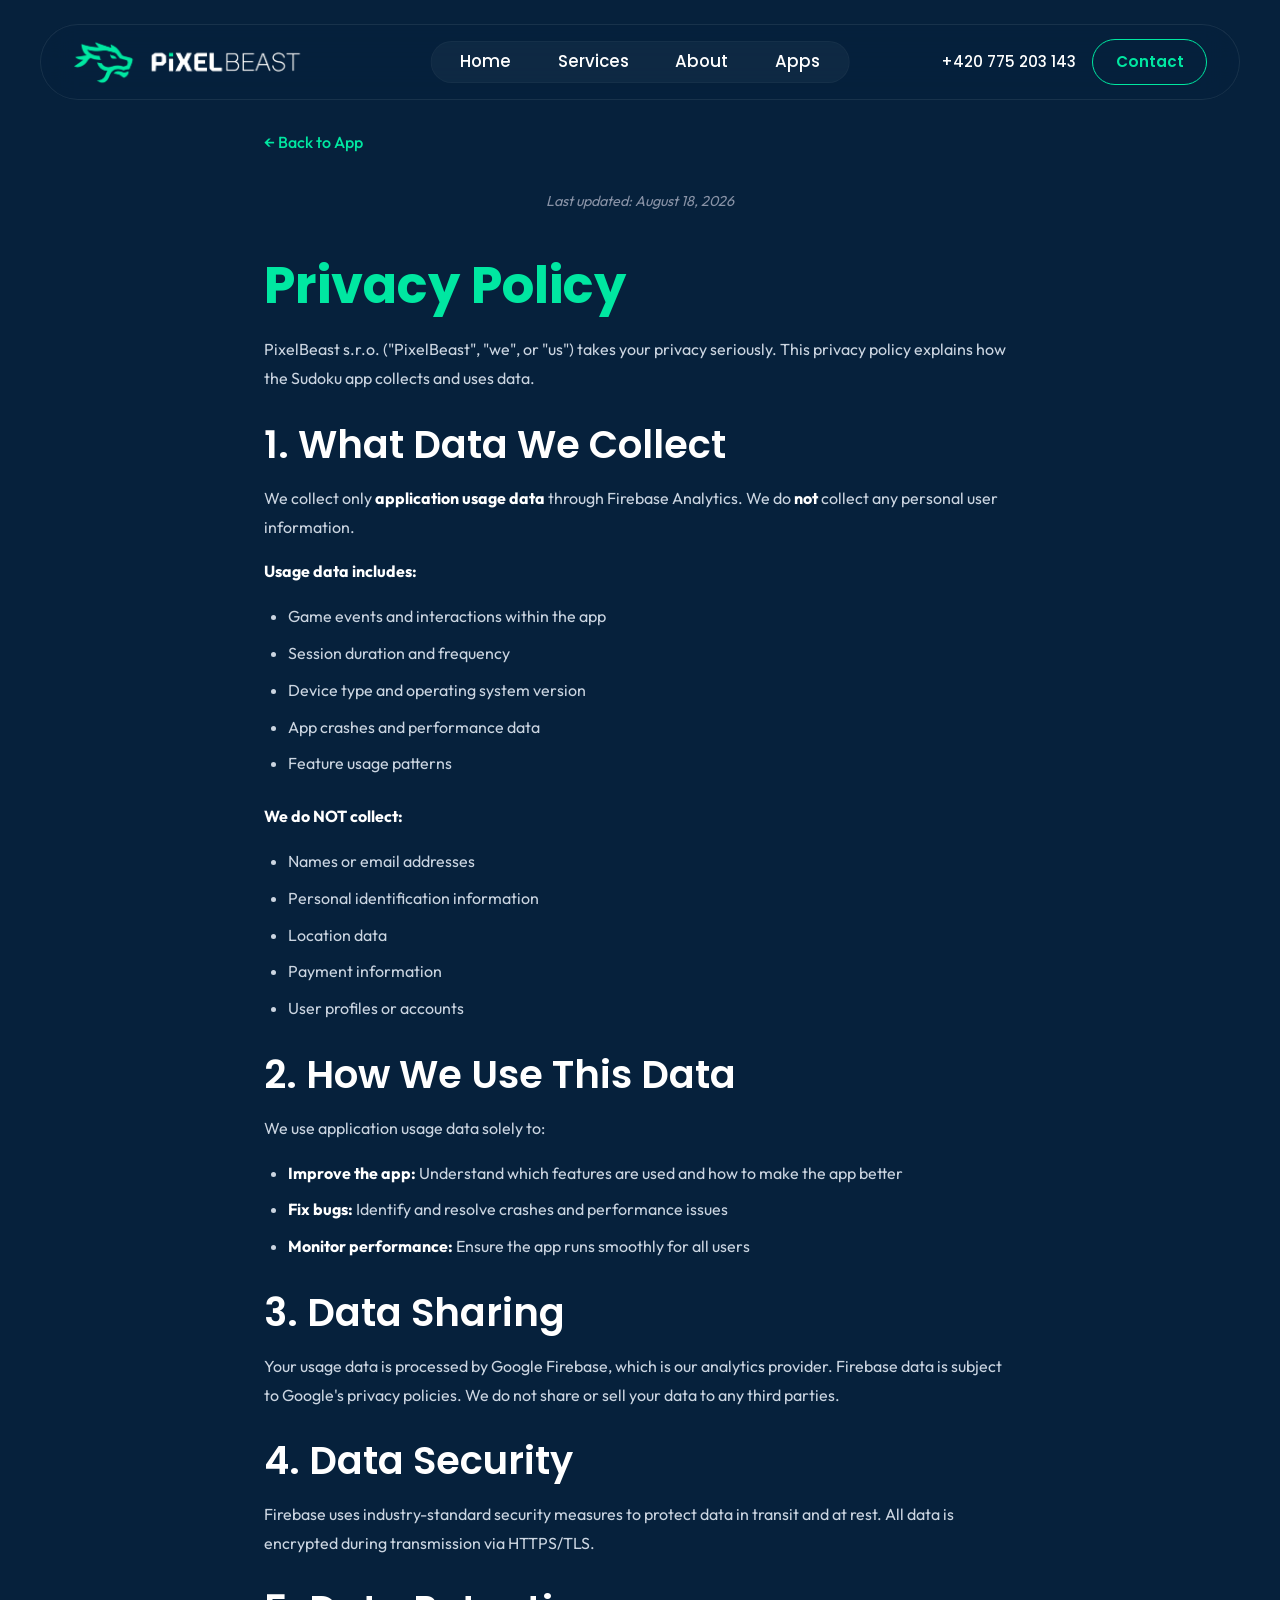
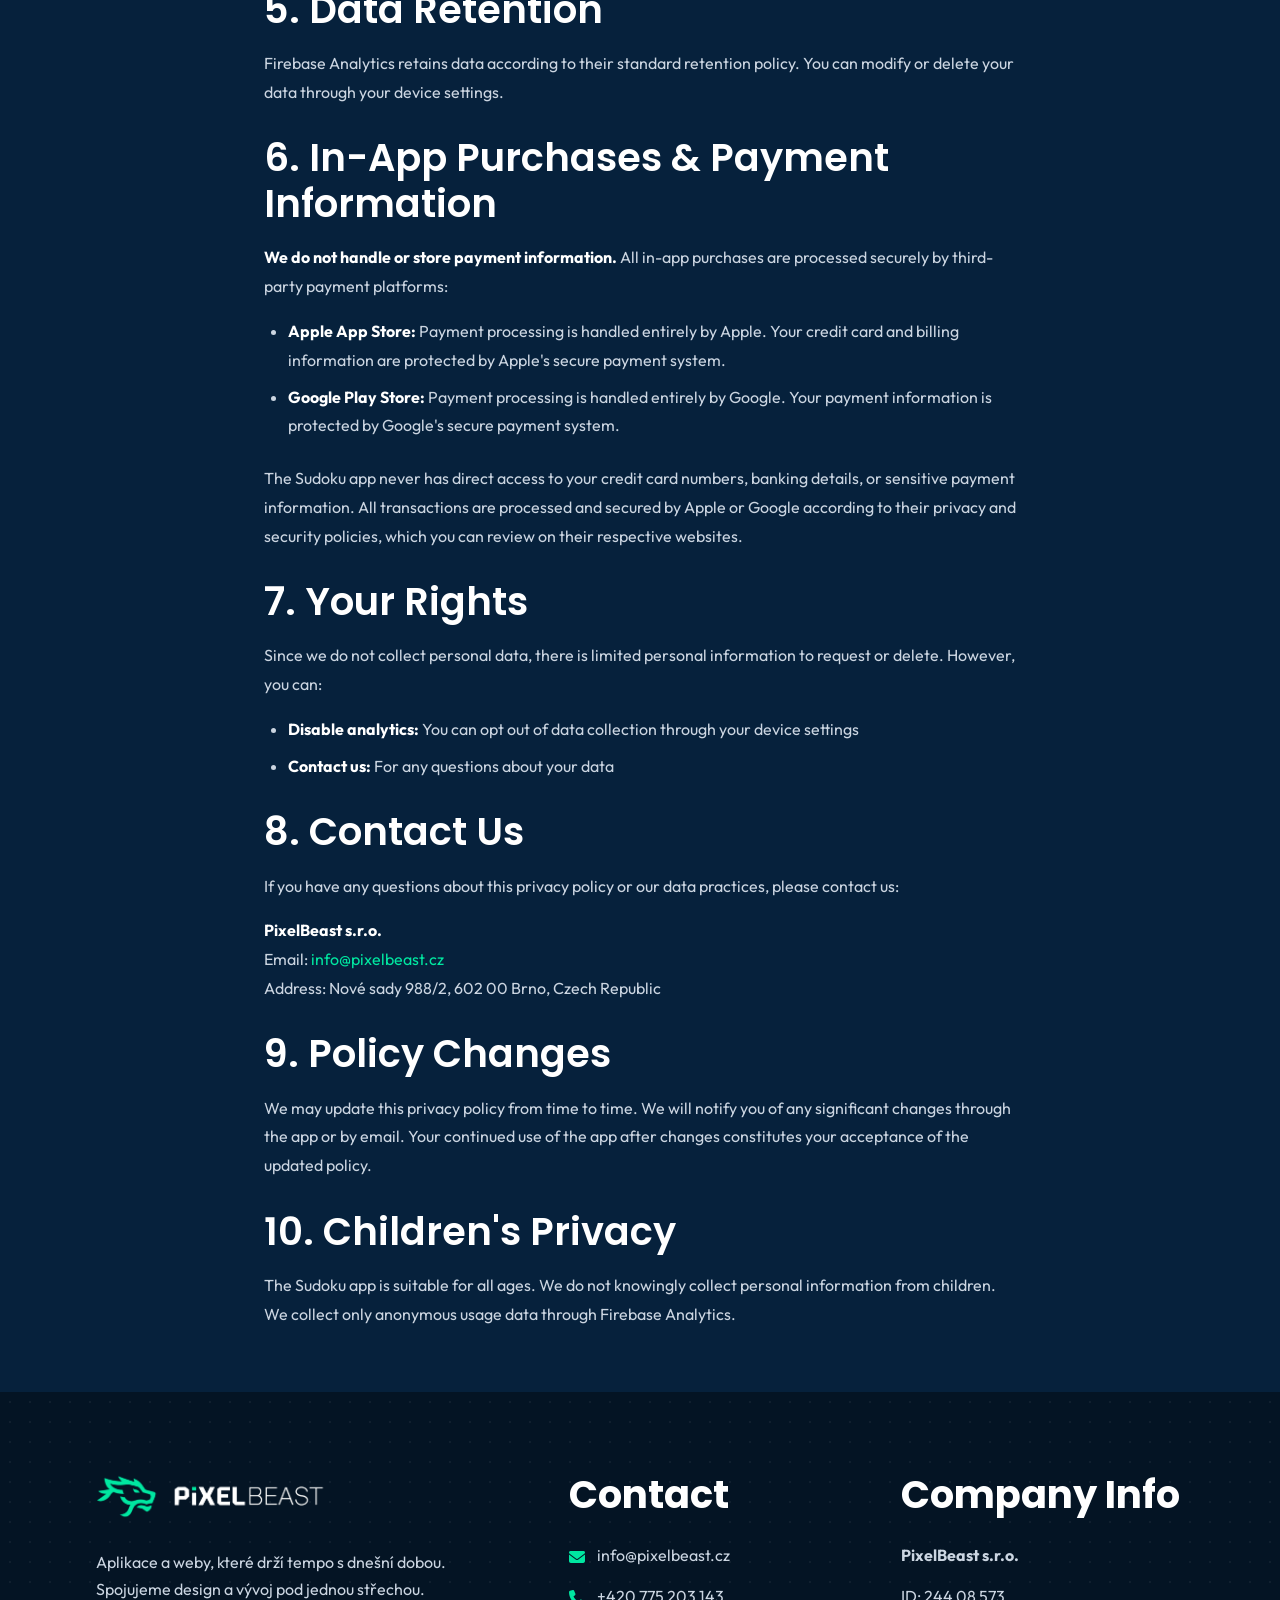
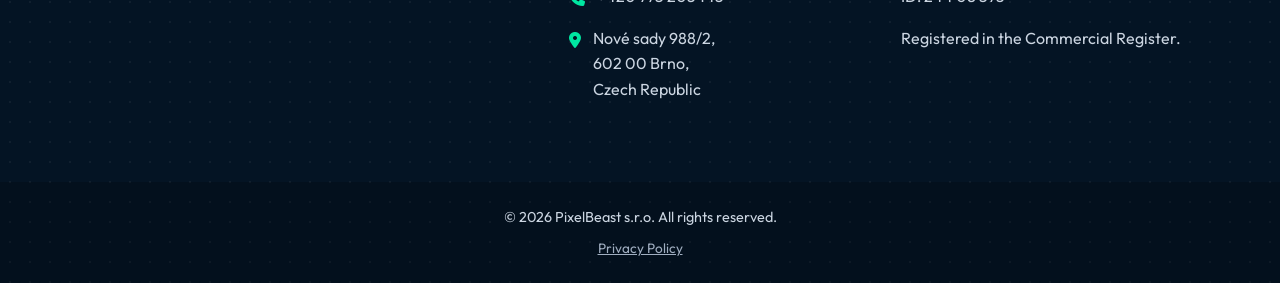
<file: apps/sudoku/privacy-policy.html>
<!DOCTYPE html>
<html lang="cs">

<head>
    <meta charset="UTF-8">
    <meta name="viewport" content="width=device-width, initial-scale=1.0">
    <title>Sudoku - Privacy Policy</title>
    <meta name="description"
        content="Privacy Policy for Sudoku app by PixelBeast. Learn how we protect your data.">
    <meta property="og:title" content="Sudoku - Privacy Policy">
    <meta property="og:description"
        content="Privacy Policy for Sudoku app by PixelBeast.">
    <meta property="og:url" content="https://pixelbeast.cz/apps/sudoku/privacy-policy.html">
    <meta property="og:type" content="website">

    <link rel="canonical" href="https://pixelbeast.cz/apps/sudoku/privacy-policy.html">
    <link rel="icon" type="image/svg+xml" href="../../favicon.svg">

    <link rel="preconnect" href="https://fonts.googleapis.com">
    <link rel="preconnect" href="https://fonts.gstatic.com" crossorigin>
    <link
        href="https://fonts.googleapis.com/css2?family=Outfit:wght@300;400;500;600;700&family=Poppins:wght@100;200;300;400;500;600;700&display=swap"
        rel="stylesheet">

    <link rel="stylesheet" href="../../style.css">
    <link rel="stylesheet" href="https://cdnjs.cloudflare.com/ajax/libs/font-awesome/6.4.0/css/all.min.css">

    <style>
        .app-header {
            min-height: 40vh;
            padding: 4rem 1.5rem;
            display: flex;
            align-items: center;
            justify-content: center;
            text-align: center;
            position: relative;
            margin-top: 100px;
        }

        .app-header h1 {
            color: var(--text-light);
            font-size: clamp(2rem, 5vw, 3.5rem);
            margin-bottom: 0.5rem;
        }

        .app-header p {
            color: #cbd5e1;
            font-size: 1.1rem;
        }

        .app-content {
            max-width: 800px;
            margin: 0 auto;
            margin-top: 80px;
            padding: 3rem 1.5rem;
            line-height: 1.8;
            color: #cbd5e1;
        }

        .app-content h2 {
            margin-top: 2.5rem;
            margin-bottom: 1.2rem;
            color: var(--primary);
        }

        .app-content h3 {
            margin-top: 1.8rem;
            margin-bottom: 1rem;
            font-weight: 600;
            color: var(--text-light);
        }

        .app-content p {
            margin-bottom: 1rem;
        }

        .app-content ul {
            margin-left: 1.5rem;
            margin-bottom: 1.5rem;
        }

        .app-content li {
            margin-bottom: 0.5rem;
        }

        .app-content strong {
            color: var(--text-light);
        }

        .app-content a {
            color: var(--primary);
            transition: color var(--transition-base);
        }

        .app-content a:hover {
            color: var(--text-light);
        }

        .update-date {
            font-size: 0.9rem;
            color: #8892a6;
            font-style: italic;
            margin-bottom: 2rem;
            text-align: center;
        }

        .back-link {
            display: inline-block;
            margin-bottom: 2rem;
            color: var(--primary);
            text-decoration: none;
            font-weight: 500;
            transition: color var(--transition-base);
        }

        .back-link:hover {
            color: var(--text-light);
        }

        @media (max-width: 992px) {
            .app-header {
                min-height: auto;
                padding: 3rem 1.5rem;
                margin-top: 120px;
            }
        }
    </style>
</head>

<body>

    <header class="site-header">
        <div class="container header-inner">
            <div class="logo">
                <a href="../../index.html">
                    <img src="../../logo.png" alt="PixelBeast Logo">
                </a>
            </div>
            <button class="hamburger" aria-label="Toggle menu" aria-expanded="false" aria-controls="main-nav">
                <span class="hamburger-line"></span>
                <span class="hamburger-line"></span>
                <span class="hamburger-line"></span>
            </button>
            <nav id="main-nav" class="main-nav">
                <ul class="nav-links">
                    <li><a href="../../index.html">Home</a></li>
                    <li><a href="../../index.html#sluzby">Services</a></li>
                    <li><a href="../../index.html#proc-my">About</a></li>
                    <li><a href="../index.html">Apps</a></li>
                </ul>
                <div class="header-contact">
                    <i class="fa-solid fa-phone"></i>
                    <a href="tel:+420775203143" class="nowrap">+420 775 203 143</a>
                    <a href="../../index.html#kontakt" class="btn btn-outline nav-btn">Contact</a>
                </div>
            </nav>
        </div>
    </header>

    <main>
        <section class="app-content">
            <a href="index.html" class="back-link">← Back to App</a>

            <div class="update-date">Last updated: August 18, 2026</div>

            <h2>Privacy Policy</h2>

            <p>PixelBeast s.r.o. ("PixelBeast", "we", or "us") takes your privacy seriously. This privacy policy explains how the Sudoku app collects and uses data.</p>

            <h3>1. What Data We Collect</h3>

            <p>We collect only <strong>application usage data</strong> through Firebase Analytics. We do <strong>not</strong> collect any personal user information.</p>

            <p><strong>Usage data includes:</strong></p>
            <ul>
                <li>Game events and interactions within the app</li>
                <li>Session duration and frequency</li>
                <li>Device type and operating system version</li>
                <li>App crashes and performance data</li>
                <li>Feature usage patterns</li>
            </ul>

            <p><strong>We do NOT collect:</strong></p>
            <ul>
                <li>Names or email addresses</li>
                <li>Personal identification information</li>
                <li>Location data</li>
                <li>Payment information</li>
                <li>User profiles or accounts</li>
            </ul>

            <h3>2. How We Use This Data</h3>

            <p>We use application usage data solely to:</p>
            <ul>
                <li><strong>Improve the app:</strong> Understand which features are used and how to make the app better</li>
                <li><strong>Fix bugs:</strong> Identify and resolve crashes and performance issues</li>
                <li><strong>Monitor performance:</strong> Ensure the app runs smoothly for all users</li>
            </ul>

            <h3>3. Data Sharing</h3>

            <p>Your usage data is processed by Google Firebase, which is our analytics provider. Firebase data is subject to Google's privacy policies. We do not share or sell your data to any third parties.</p>

            <h3>4. Data Security</h3>

            <p>Firebase uses industry-standard security measures to protect data in transit and at rest. All data is encrypted during transmission via HTTPS/TLS.</p>

            <h3>5. Data Retention</h3>

            <p>Firebase Analytics retains data according to their standard retention policy. You can modify or delete your data through your device settings.</p>

            <h3>6. In-App Purchases & Payment Information</h3>

            <p><strong>We do not handle or store payment information.</strong> All in-app purchases are processed securely by third-party payment platforms:</p>
            <ul>
                <li><strong>Apple App Store:</strong> Payment processing is handled entirely by Apple. Your credit card and billing information are protected by Apple's secure payment system.</li>
                <li><strong>Google Play Store:</strong> Payment processing is handled entirely by Google. Your payment information is protected by Google's secure payment system.</li>
            </ul>
            <p>The Sudoku app never has direct access to your credit card numbers, banking details, or sensitive payment information. All transactions are processed and secured by Apple or Google according to their privacy and security policies, which you can review on their respective websites.</p>

            <h3>7. Your Rights</h3>

            <p>Since we do not collect personal data, there is limited personal information to request or delete. However, you can:</p>
            <ul>
                <li><strong>Disable analytics:</strong> You can opt out of data collection through your device settings</li>
                <li><strong>Contact us:</strong> For any questions about your data</li>
            </ul>

            <h3>8. Contact Us</h3>

            <p>If you have any questions about this privacy policy or our data practices, please contact us:</p>

            <p>
                <strong>PixelBeast s.r.o.</strong><br>
                Email: <a href="mailto:info@pixelbeast.cz">info@pixelbeast.cz</a><br>
                Address: Nové sady 988/2, 602 00 Brno, Czech Republic
            </p>

            <h3>9. Policy Changes</h3>

            <p>We may update this privacy policy from time to time. We will notify you of any significant changes through the app or by email. Your continued use of the app after changes constitutes your acceptance of the updated policy.</p>

            <h3>10. Children's Privacy</h3>

            <p>The Sudoku app is suitable for all ages. We do not knowingly collect personal information from children. We collect only anonymous usage data through Firebase Analytics.</p>

        </section>
    </main>

    <footer class="site-footer pattern-bg">
        <div class="container footer-inner">
            <div class="footer-brand">
                <div class="logo">
                    <img src="../../logo.png" alt="PixelBeast Logo">
                </div>
                <p style="margin-top: 1.8rem; line-height: 1.7;">Aplikace a weby, které drží tempo s dnešní dobou.
                    <br>Spojujeme design a vývoj pod jednou střechou.
                </p>
            </div>
            <div class="footer-contact">
                <h3>Contact</h3>
                <ul class="contact-list">
                    <li><i class="fa-solid fa-envelope text-primary"></i> <a
                            href="mailto:info@pixelbeast.cz">info@pixelbeast.cz</a></li>
                    <li><i class="fa-solid fa-phone text-primary"></i> <a href="tel:+420775203143" class="nowrap">+420 775 203 143</a></li>
                    <li><i class="fa-solid fa-location-dot text-primary"></i> Nové sady 988/2,<br>602 00
                        Brno,<br>Czech Republic</li>
                </ul>
            </div>
            <div class="footer-company">
                <h3>Company Info</h3>
                <ul class="contact-list">
                    <li><strong>PixelBeast s.r.o.</strong></li>
                    <li>ID: 244 08 573</li>
                    <li>Registered in the Commercial Register.</li>
                </ul>
            </div>
        </div>
        <div class="footer-bottom">
            <div class="container text-center"
                style="display: flex; flex-direction: column; align-items: center; gap: 0.5rem;">
                <p>&copy; 2026 PixelBeast s.r.o. All rights reserved.</p>
                <a href="../../zasady-ochrany-osobnich-udaju.html"
                    style="font-size: 0.85rem; text-decoration: underline; color: #a0aec0; transition: color 0.2s;">Privacy
                    Policy</a>
            </div>
        </div>
    </footer>

    <script src="../../script.js"></script>

</body>

</html>
</file>
<file: style.css>
/* PixelBeast web CSS */
:root {
    /* Brand Barvy */
    --primary: #00e7a1;
    --bg-dark: #06213c;
    --bg-light: #f5f7fa;
    --text-dark: #333333;
    --text-light: #ffffff;
    
    /* Proměnné tlačítek */
    --btn-primary: #00e7a1;
    --btn-hover: #00cc8e;
    
    /* Fonty */
    --font-heading: 'Poppins', sans-serif;
    --font-text: 'Outfit', sans-serif;
    
    /* Layout */
    --container-width: 85%;
    --text-max-width: 70vw; 
    --radius-md: 12px;
    --radius-sm: 8px;
    
    /* Spacing & Transitions */
    --spacing-unit: 8px;
    --transition-fast: 0.2s ease;
    --transition-base: 0.3s ease;
    
    /* Box Shadow */
    --shadow-sm: 0 4px 12px rgba(0, 0, 0, 0.05);
    --shadow-md: 0 8px 24px rgba(0, 0, 0, 0.08);
    --shadow-dark: 0 10px 30px rgba(0, 231, 161, 0.15);
}

/* CSS Reset & Nastavení přístupnosti */
*, *::before, *::after {
    box-sizing: border-box;
    margin: 0;
    padding: 0;
}

html {
    scroll-behavior: smooth;
    font-size: 16px;
}

body {
    font-family: var(--font-text);
    background-color: var(--bg-dark);
    color: var(--text-light); 
    line-height: 1.6;
    overflow-x: hidden;
}

/* Typografie */
h1, h2, h3, h4, h5, h6 {
    font-family: var(--font-heading);
    color: inherit;
    margin-bottom: calc(var(--spacing-unit) * 3);
    line-height: 1.2;
    font-weight: 700;
}

/* Responzivní nadpisy pomocí clamp */
h1 { font-size: clamp(2.5rem, 6vw, 4.5rem); letter-spacing: -0.02em; }
h2 { font-size: clamp(2rem, 4vw, 3.5rem); }
h3 { font-size: clamp(1.5rem, 3vw, 2.5rem); }
h4 { font-size: clamp(1.2rem, 2vw, 1.8rem); line-height: 1.4; }

p {
    margin-bottom: calc(var(--spacing-unit) * 2);
}

a {
    color: inherit;
    text-decoration: none;
    transition: color var(--transition-base);
}

img {
    max-width: 100%;
    height: auto;
    display: block;
}

/* Layout třídy */
.container {
    width: var(--container-width);
    margin: 0 auto;
}

.text-max {
    max-width: 70%;
}

.section {
    padding: calc(var(--spacing-unit) * 12) 0;
}

.bg-light {
    background-color: var(--bg-light);
    color: var(--text-dark);
}

.bg-light h1, .bg-light h2, .bg-light h3, .bg-light h4, .bg-light h5, .bg-light h6 {
    color: var(--text-dark);
}

/* Tlačítka CTA */
.btn {
    display: inline-flex;
    align-items: center;
    justify-content: center;
    gap: 8px;
    background-color: var(--primary);
    color: var(--bg-dark);
    padding: 1rem 2rem;
    border-radius: 4px; /* nebo var(--radius-sm) pro jemné zaoblení */
    font-weight: 600;
    font-size: 1.1rem;
    font-family: var(--font-heading);
    transition: all var(--transition-base);
    cursor: pointer;
    border: none;
    text-align: center;
    position: relative;
    overflow: hidden;
    z-index: 1;
}

/* Jemná animace a ztmavení pro hover */
.btn::before {
    content: '';
    position: absolute;
    top: 0;
    left: 0;
    width: 0;
    height: 100%;
    background-color: rgba(255, 255, 255, 0.2);
    transition: width var(--transition-base);
    z-index: -1;
}

.btn:hover {
    transform: translateY(-2px);
    box-shadow: var(--shadow-dark);
    color: var(--bg-dark);
}

.btn:hover::before {
    width: 100%;
}

.btn-outline {
    background-color: transparent;
    border: 1px solid var(--primary);
    color: var(--primary);
    padding: 0.8rem 1.5rem;
}

.btn-outline:hover {
    background-color: var(--primary);
    color: var(--bg-dark);
}

/* Utilities */
.text-primary { color: var(--primary); }
.nowrap { white-space: nowrap; }

/* Header a navigace */
.site-header {
    position: fixed;
    top: 1.5rem;
    left: 50%;
    transform: translateX(-50%);
    width: 95%;
    max-width: 1200px;
    z-index: 1000;
    padding: 0.8rem 2rem;
    border-radius: 50px;
    background-color: rgba(6, 33, 60, 0.4);
    backdrop-filter: blur(16px);
    -webkit-backdrop-filter: blur(16px);
    border: 1px solid rgba(255, 255, 255, 0.08);
    transition: all 0.4s cubic-bezier(0.165, 0.84, 0.44, 1);
}

.site-header.scrolled {
    top: 0.8rem;
    background-color: rgba(6, 33, 60, 0.9);
    padding: 0.6rem 2rem;
    box-shadow: 0 10px 30px rgba(0, 0, 0, 0.3);
    border: 1px solid rgba(255, 255, 255, 0.12);
}

.header-inner {
    display: flex;
    justify-content: space-between;
    align-items: center;
    width: 100%;
}

.logo a {
    display: flex;
    align-items: center;
}

.logo img {
    height: 48px;
    width: auto;
    transition: transform var(--transition-base);
}

.logo img:hover {
    transform: scale(1.05); /* Moderní detail jménem micro-animation */
}

/* Vizuální úprava - pokud není logo.png */
.logo-text { color: var(--text-light); font-size: 1.5rem; font-weight: 700; font-family: var(--font-heading); }
.logo-text::after { content: '.'; color: var(--primary); }

/* Desktop navigace */
.main-nav {
    display: flex;
    align-items: center;
}

.nav-links {
    list-style: none;
    display: flex;
    align-items: center;
    gap: 0.5rem;
    position: absolute;
    left: 50%;
    transform: translateX(-50%);
    background: rgba(255, 255, 255, 0.04);
    padding: 0.4rem 0.6rem;
    border-radius: 40px;
    border: 1px solid rgba(255, 255, 255, 0.03);
}

.nav-links a {
    font-weight: 500;
    font-size: 1.05rem;
    position: relative;
    font-family: var(--font-heading);
    color: var(--text-light);
    padding: 0.5rem 1.2rem;
    border-radius: 30px;
    transition: all var(--transition-base);
    z-index: 1;
}

.nav-links a::before {
    content: '';
    position: absolute;
    top: 0; left: 0; width: 100%; height: 100%;
    background-color: rgba(255, 255, 255, 0.1);
    border-radius: 30px;
    opacity: 0;
    transform: scale(0.85);
    transition: all 0.3s cubic-bezier(0.165, 0.84, 0.44, 1);
    z-index: -1;
}

.nav-links a:hover {
    color: var(--primary);
}

.nav-links a:hover::before {
    opacity: 1;
    transform: scale(1);
}

.header-contact {
    display: flex;
    justify-content: flex-end;
    align-items: center;
    gap: 1rem;
    font-weight: 600;
    color: var(--text-light);
    font-family: var(--font-heading);
}

.header-contact .nav-btn {
    padding: 0.6rem 1.4rem;
    border-radius: 30px;
    font-size: 0.95rem;
}

.header-contact i {
    display: none;
}

.header-contact a.nowrap {
    color: var(--text-light);
    font-size: 0.95rem;
    font-weight: 500;
}
.header-contact a.nowrap:hover {
    color: var(--primary);
}

/* Mobilní menu - Hamburger */
.hamburger {
    display: none;
    background: transparent;
    border: none;
    cursor: pointer;
    padding: 0;
    z-index: 1001;
}

.hamburger-line {
    display: block;
    width: 30px;
    height: 2px;
    background-color: var(--text-light);
    margin: 6px 0;
    transition: transform var(--transition-fast), opacity var(--transition-fast);
}

/* Responsivita do 1024px */
@media (max-width: 1024px) {
    .site-header {
        top: 1rem;
        width: 92%;
        padding: 0.8rem 1.5rem;
    }
    
    .site-header.scrolled {
        top: 0.5rem;
        padding: 0.6rem 1.5rem;
    }

    .hamburger { display: block; }
    
    .main-nav {
        position: absolute;
        top: calc(100% + 15px);
        left: 0;
        width: 100%;
        background-color: rgba(6, 33, 60, 0.95);
        backdrop-filter: blur(16px);
        -webkit-backdrop-filter: blur(16px);
        border-radius: 20px;
        border: 1px solid rgba(255, 255, 255, 0.08);
        flex-direction: column;
        justify-content: flex-start;
        align-items: center;
        padding: 2rem;
        box-shadow: 0 20px 40px rgba(0,0,0,0.3);
        
        /* Animace pro rozbalení dolů */
        opacity: 0;
        visibility: hidden;
        transform: translateY(-15px) scale(0.98);
        transform-origin: top center;
        transition: all 0.3s cubic-bezier(0.165, 0.84, 0.44, 1);
    }
    
    .main-nav.active { 
        opacity: 1;
        visibility: visible;
        transform: translateY(0) scale(1);
    }
    
    .nav-links {
        position: static;
        transform: none;
        flex-direction: column;
        gap: 1rem;
        text-align: center;
        background: transparent;
        border: none;
        width: 100%;
    }
    
    .nav-links a { font-size: 1.25rem; padding: 0.8rem; width: 100%; display: block; }
    
    .header-contact { margin-top: 1.5rem; flex-direction: column; width: 100%; }
    .header-contact .nav-btn { width: 100%; text-align: center; }
    .header-contact i { display: inline-block; color: var(--primary); margin-bottom: 0.5rem; }
    
    /* Hamburger animace (X) */
    .hamburger.active .hamburger-line:nth-child(1) { transform: translateY(8px) rotate(45deg); }
    .hamburger.active .hamburger-line:nth-child(2) { opacity: 0; }
    .hamburger.active .hamburger-line:nth-child(3) { transform: translateY(-8px) rotate(-45deg); }
    
    .text-max { max-width: 100%; }
}

/* ============================
   HERO SEKCE (Softconic styl)
   ============================ */
.hero {
    min-height: 100vh;
    display: flex;
    align-items: center;
    position: relative;
    padding-top: 80px; 
    overflow: hidden;
}

.hero-inner {
    display: flex;
    align-items: center;
    justify-content: space-between;
    gap: 4rem;
}

.hero-content {
    flex: 1;
    max-width: 55%;
}

.hero-title {
    font-size: clamp(3rem, 5vw, 4.5rem);
    line-height: 1.15;
    margin-bottom: 1.5rem;
}

/* Štětec ze zadání */
.highlight-wrap {
    position: relative;
    display: inline-block;
}

.highlight-text {
    position: relative;
    z-index: 2;
    color: var(--primary);
}

.highlight-brush {
    position: absolute;
    bottom: 5px;
    left: -5%;
    width: 110%;
    height: 40%;
    background-color: rgba(0, 231, 161, 0.15); /* průhledný hint zelené */
    border-radius: 4px;
    transform: rotate(2deg);
    z-index: 1;
}

.hero-desc {
    font-size: 1.15rem;
    color: #cbd5e1;
    max-width: 85%;
    margin-bottom: 2.5rem;
}

.hero-actions {
    display: flex;
    align-items: center;
    gap: 2rem;
}

.btn-hero {
    padding: 1.2rem 2.2rem;
    font-size: 1.1rem;
    border-radius: 4px;
}

/* Starburst tlačítko (View All Work) */
.btn-all-work {
    display: inline-flex;
    align-items: center;
    gap: 12px;
    color: var(--text-light);
    font-family: var(--font-heading);
    font-weight: 600;
    font-size: 1.05rem;
    letter-spacing: 0px;
}

.badge-starburst {
    display: flex;
    justify-content: center;
    align-items: center;
    width: 65px;
    height: 65px;
    background-color: var(--primary);
    color: var(--bg-dark);
    font-size: 0.65rem;
    font-weight: 700;
    clip-path: polygon(50% 0%, 61% 15%, 79% 10%, 82% 28%, 98% 35%, 89% 50%, 98% 65%, 82% 72%, 79% 90%, 61% 85%, 50% 100%, 39% 85%, 21% 90%, 18% 72%, 2% 65%, 11% 50%, 2% 35%, 18% 28%, 21% 10%, 39% 15%);
    animation: spinSlow 15s linear infinite;
    position: relative;
}

.btn-all-work:hover .badge-starburst {
    animation-duration: 5s;
}

.badge-starburst::before {
    content: "ZOBRAZIT";
    position: absolute;
    animation: counterSpinSlow 15s linear infinite;
}
.btn-all-work:hover .badge-starburst::before {
    animation-duration: 5s;
}

@keyframes spinSlow {
    from { transform: rotate(0deg); }
    to { transform: rotate(360deg); }
}

@keyframes counterSpinSlow {
    from { transform: rotate(0deg); }
    to { transform: rotate(-360deg); }
}

.btn-text {
    transition: color var(--transition-base);
}
.btn-all-work:hover .btn-text {
    color: var(--primary);
}

/* Hero Visual & Image styling */
.hero-visual {
    flex: 1;
    position: relative;
    display: flex;
    justify-content: flex-end;
}

.hero-image-mask {
    position: relative;
    width: 100%;
    max-width: 500px;
    height: 600px;
    clip-path: polygon(15% 0%, 100% 0%, 100% 100%, 0% 100%, 0% 35%);
    border-radius: 0 0 0 40px;
    overflow: hidden;
    background-color: #1a3654; /* placeholder background while image is loading */
}

.hero-image-mask img {
    width: 100%;
    height: 100%;
    object-fit: cover;
    object-position: center left;
    filter: brightness(0.95); /* Jemné ztmavení pro lepší kontrast textu vedle sebe */
}

.hero-overlay-shape {
    position: absolute;
    top: -50px;
    left: 10%;
    width: 300px;
    height: 150%;
    background-color: rgba(0, 231, 161, 0.25); 
    transform: rotate(35deg);
    mix-blend-mode: soft-light; /* Jemnější akcent ladící s vizuálem zařízení */
}

.hero-socials {
    position: absolute;
    right: -40px;
    top: 50%;
    transform: translateY(-50%);
    list-style: none;
    display: flex;
    flex-direction: column;
    gap: 1.8rem;
}

.hero-socials a {
    color: var(--text-light);
    font-size: 1.1rem;
    opacity: 0.6;
    transition: all var(--transition-base);
}

.hero-socials a:hover {
    opacity: 1;
    color: var(--primary);
    transform: translateY(-3px);
}

@media (max-width: 1200px) {
    .badge-starburst { width: 55px; height: 55px; font-size: 0.6rem; }
    .hero-socials { right: -25px; }
}

@media (max-width: 992px) {
    .hero {
        padding-top: 130px;
        padding-bottom: 60px;
        text-align: center;
    }
    .hero-inner {
        flex-direction: column;
        gap: 3rem;
    }
    .hero-content {
        max-width: 100%;
        padding-right: 0;
    }
    .hero-desc {
        max-width: 100%;
        margin-left: auto;
        margin-right: auto;
    }
    .hero-actions {
        justify-content: center;
        flex-wrap: wrap;
    }
    .hero-visual {
        width: 100%;
        justify-content: center;
    }
    .hero-image-mask {
        height: 400px;
        clip-path: polygon(10% 0%, 100% 0%, 100% 100%, 0% 100%, 0% 20%);
    }
    .hero-socials {
        display: none; 
    }
}

/* ============================
   SPOLEČNÉ STYLY SEKCÍ
   ============================ */
.section-subtitle {
    display: inline-block;
    font-size: 0.9rem;
    font-weight: 700;
    letter-spacing: 2px;
    text-transform: uppercase;
    margin-bottom: 1rem;
    position: relative;
    padding-left: 20px;
}

.section-subtitle::before {
    content: '';
    position: absolute;
    left: 0;
    top: 50%;
    transform: translateY(-50%);
    width: 12px;
    height: 2px;
    background-color: var(--primary);
}

.section-title {
    margin-bottom: 1.5rem;
}

.section-desc {
    color: #555; /* Pro světlé pozadí */
    font-size: 1.1rem;
}

.bg-dark .section-desc, .pattern-bg .section-desc {
    color: #cbd5e1;
}

.pattern-bg {
    background-color: #041424; /* Mírně odlišný odstín modré */
    background-image: radial-gradient(rgba(255, 255, 255, 0.05) 1px, transparent 1px);
    background-size: 20px 20px;
}

/* ============================
   SLUŽBY (KARTY)
   ============================ */
.services-grid {
    display: grid;
    grid-template-columns: repeat(2, 1fr);
    gap: 2rem;
    text-align: left;
}

.service-card {
    background-color: #ffffff;
    border-radius: var(--radius-md);
    padding: 3rem;
    box-shadow: var(--shadow-sm);
    transition: transform var(--transition-base), box-shadow var(--transition-base);
    border: 1px solid rgba(0,0,0,0.05);
}

.service-card:hover {
    transform: translateY(-5px);
    box-shadow: var(--shadow-md);
    border-bottom: 3px solid var(--primary);
}

.service-icon {
    width: 60px;
    height: 60px;
    background-color: rgba(0, 231, 161, 0.1);
    color: var(--primary);
    border-radius: var(--radius-sm);
    display: flex;
    align-items: center;
    justify-content: center;
    font-size: 1.8rem;
    margin-bottom: 1.5rem;
}

.service-intro {
    font-size: 1.05rem;
    color: #555;
    margin-bottom: 1.5rem;
}

.service-list {
    list-style: none;
}

.service-list li {
    padding: 0.4rem 0;
    display: flex;
    align-items: flex-start;
    gap: 10px;
    color: #444;
}

.service-list li i {
    margin-top: 5px;
    font-size: 0.9rem;
}

/* ============================
   PROČ MY A ACCORDION
   ============================ */
.why-us-wrap {
    display: grid;
    grid-template-columns: 1fr 1.2fr;
    gap: 4rem;
    align-items: start;
}

/* Grid layout pro accordion - 2 sloupce */
.accordion-grid {
    display: grid;
    grid-template-columns: repeat(2, 1fr);
    gap: 1rem;
    align-items: start;
}

.accordion-item {
    background: rgba(255, 255, 255, 0.05);
    border-radius: var(--radius-sm);
    overflow: hidden;
    transition: background-color var(--transition-base);
}

.accordion-item.active {
    background: rgba(255, 255, 255, 0.1);
    box-shadow: 0 4px 15px rgba(0,0,0,0.2);
}

.accordion-header {
    width: 100%;
    padding: 1.5rem;
    display: flex;
    justify-content: space-between;
    align-items: center;
    background: transparent;
    border: none;
    color: var(--text-light);
    font-family: var(--font-heading);
    font-weight: 600;
    font-size: 1.1rem;
    cursor: pointer;
    text-align: left;
}

.accordion-icon {
    color: var(--primary);
    transition: transform var(--transition-base);
}

.accordion-item.active .accordion-icon {
    transform: rotate(180deg);
}

.accordion-content {
    max-height: 0;
    overflow: hidden;
    transition: max-height 0.3s ease-out;
    padding: 0 1.5rem;
}

.accordion-item.active .accordion-content {
    padding-bottom: 1.5rem;
}

.accordion-content p {
    color: #cbd5e1;
    margin: 0;
}

/* ============================
   KONTAKT
   ============================ */
.contact-wrap {
    display: grid;
    grid-template-columns: 1fr 1.5fr;
    gap: 4rem;
}

.contact-info p {
    color: #555;
    font-size: 1.1rem;
}

.contact-form {
    background: #ffffff;
    padding: 3rem;
    border-radius: var(--radius-md);
    box-shadow: var(--shadow-md);
}

.form-group {
    margin-bottom: 1.5rem;
}

.form-group label {
    display: block;
    margin-bottom: 0.5rem;
    font-weight: 600;
    color: var(--text-dark);
}

.contact-form input,
.contact-form textarea {
    width: 100%;
    padding: 1rem;
    border: 1px solid #ddd;
    border-radius: var(--radius-sm);
    font-family: var(--font-text);
    font-size: 1rem;
    background-color: #f9f9f9;
    transition: border-color var(--transition-base), background-color var(--transition-base);
}

.contact-form input:focus,
.contact-form textarea:focus {
    outline: none;
    border-color: var(--primary);
    background-color: #ffffff;
}

.btn-submit {
    width: 100%;
}

/* ============================
   PATIČKA
   ============================ */
.site-footer {
    padding-top: calc(var(--spacing-unit) * 10);
    color: #cbd5e1;
}

.footer-inner {
    display: grid;
    grid-template-columns: 1.5fr 1fr 1fr;
    gap: 3rem;
    padding-bottom: 4rem;
}

.footer-company h3, .footer-contact h3 {
    color: var(--text-light);
    margin-bottom: 1.5rem;
}

.contact-list {
    list-style: none;
}

.contact-list li {
    margin-bottom: 1rem;
    display: flex;
    gap: 12px;
    align-items: flex-start;
}

.contact-list i {
    margin-top: 6px;
}

.footer-bottom {
    background-color: rgba(0, 0, 0, 0.2);
    padding: 1.5rem 0;
    font-size: 0.9rem;
}

.footer-bottom p {
    margin: 0;
}

/* ============================
   COOKIE LIŠTA
   ============================ */
.cookie-banner {
    position: fixed;
    bottom: 0;
    left: 0;
    width: 100%;
    background-color: var(--bg-dark);
    color: var(--text-light);
    padding: 1rem 0;
    box-shadow: 0 -5px 20px rgba(0,0,0,0.2);
    z-index: 1050;
    transform: translateY(100%);
    transition: transform 0.5s ease;
}

.cookie-banner.show {
    transform: translateY(0);
}

.cookie-content {
    display: flex;
    justify-content: space-between;
    align-items: center;
    max-width: var(--container-width);
    margin: 0 auto;
    gap: 2rem;
}

.cookie-content p {
    margin: 0;
    font-size: 0.95rem;
}

.btn-cookies {
    white-space: nowrap;
    padding: 0.6rem 1.2rem;
}

/* ============================
   RESPONZIVITA
   ============================ */
@media (max-width: 992px) {
    .services-grid, .why-us-wrap, .contact-wrap, .footer-inner {
        grid-template-columns: 1fr;
        gap: 3rem;
    }
    .accordion-grid {
        grid-template-columns: 1fr;
    }
    .cookie-content {
        flex-direction: column;
        text-align: center;
        gap: 1rem;
    }
}
</file>
